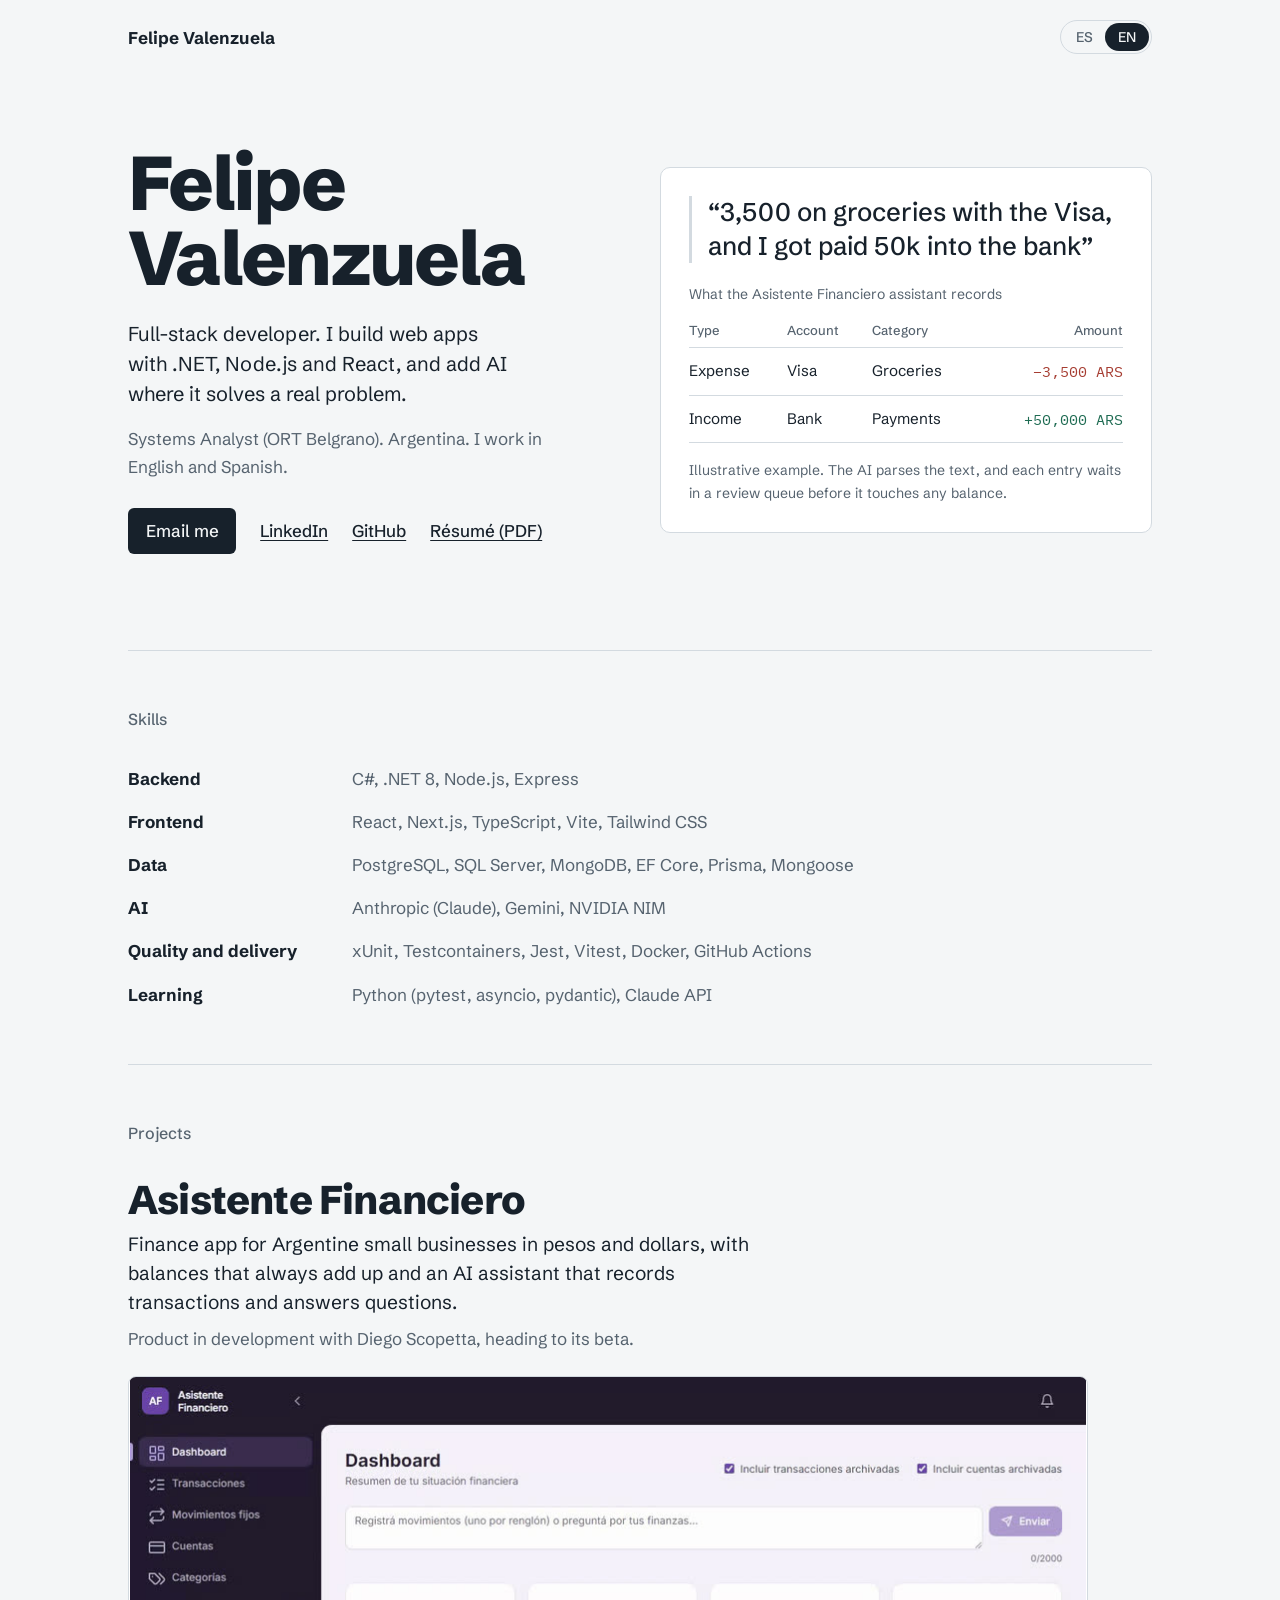
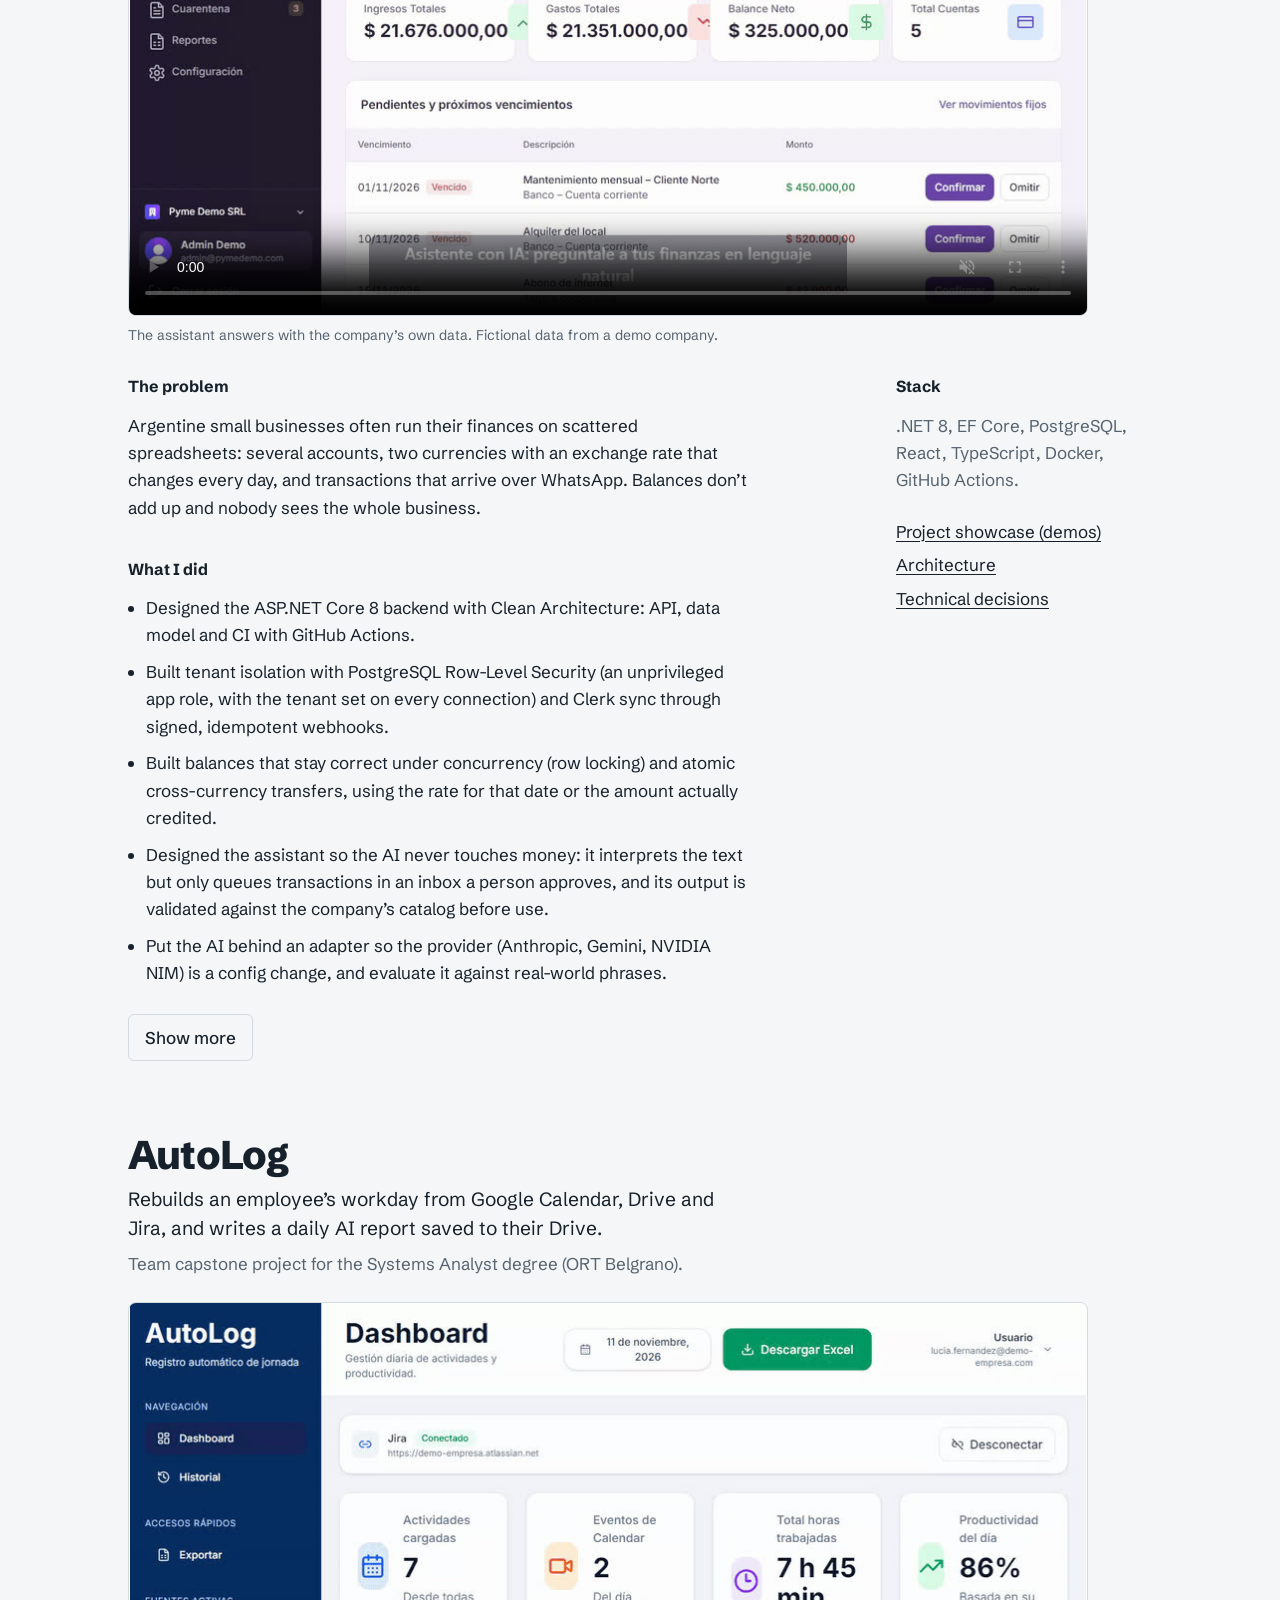
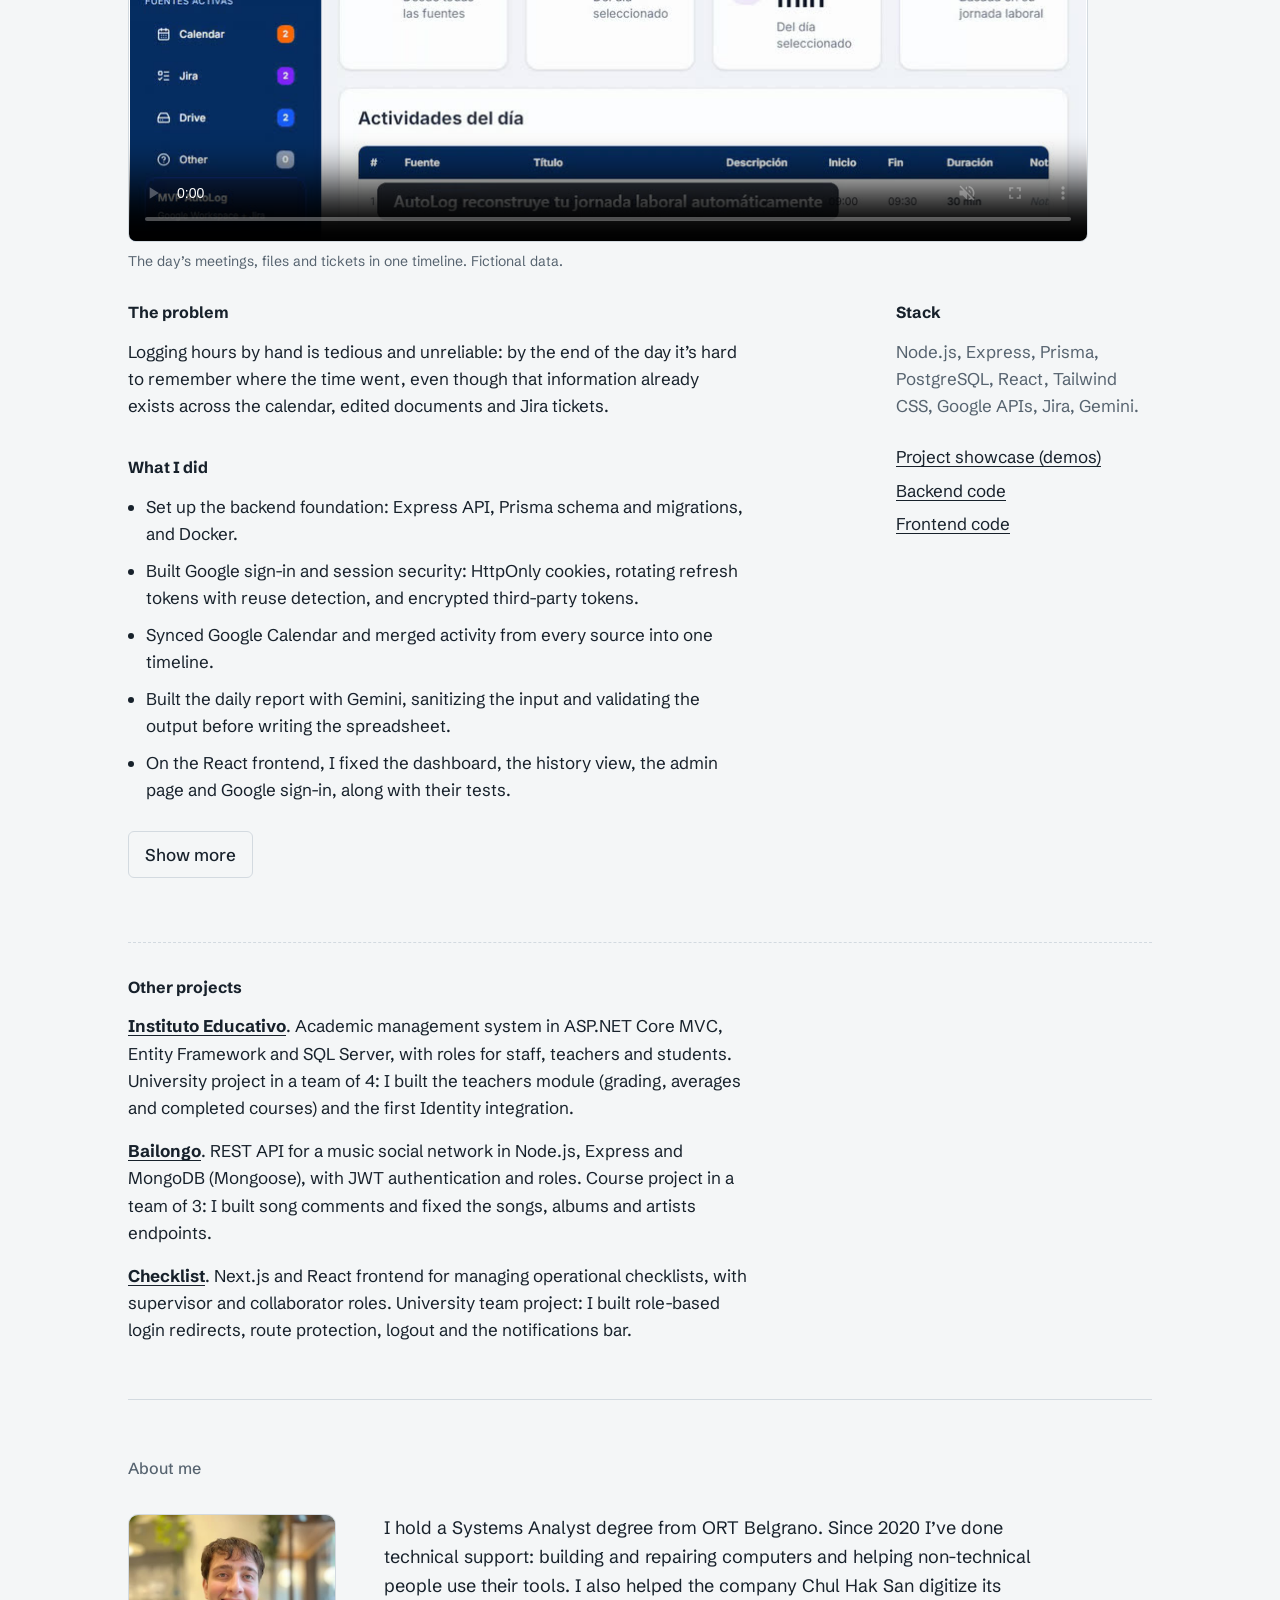
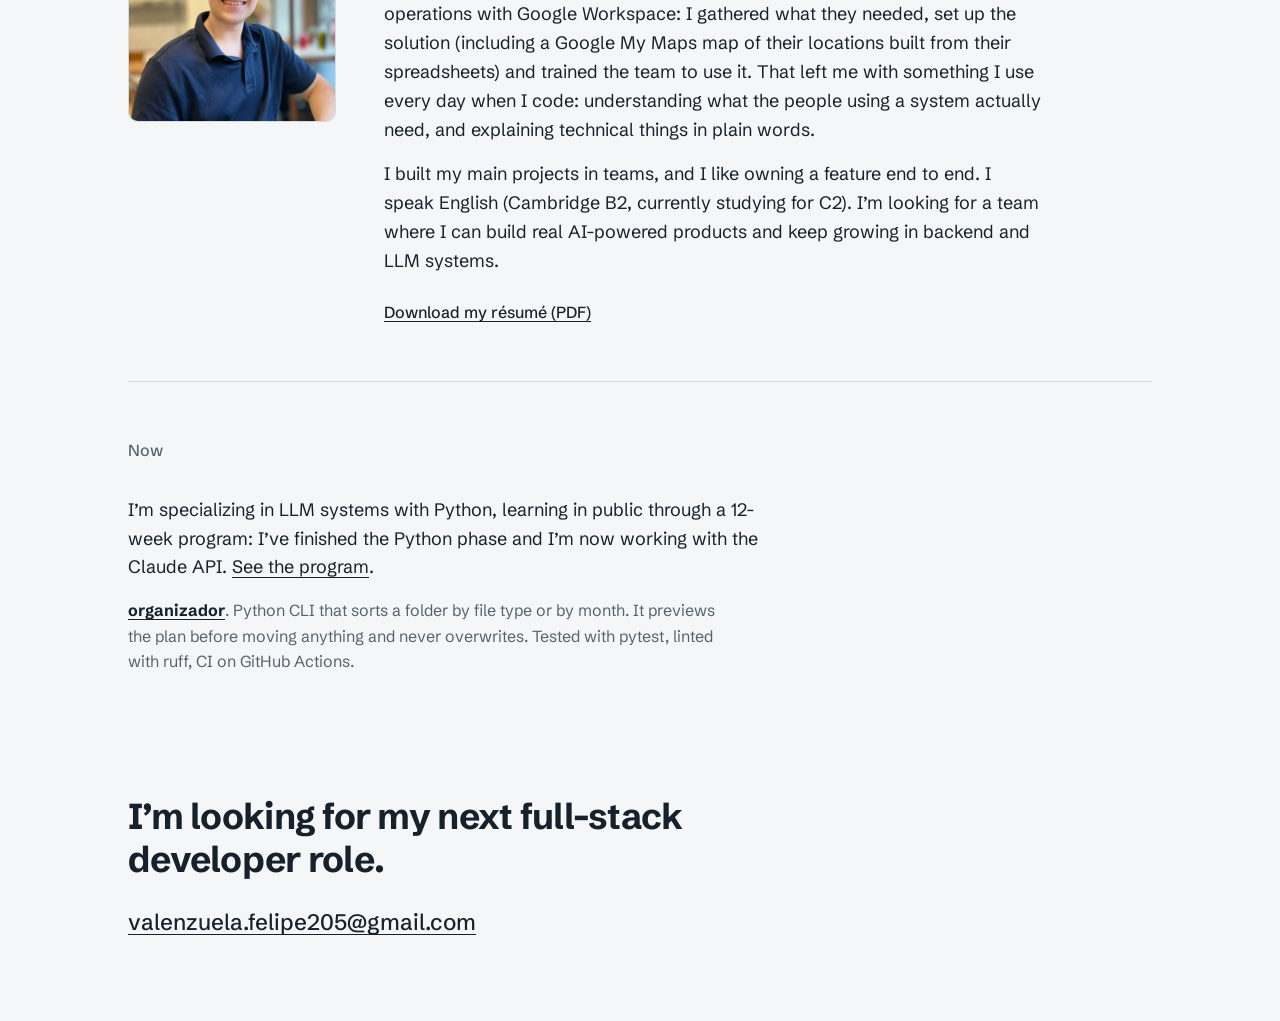
<file: index.html>
<!doctype html>
<html lang="es">
<head>
<meta charset="utf-8">
<meta name="viewport" content="width=device-width, initial-scale=1">
<title>Felipe Valenzuela | Full-stack developer</title>
<meta name="description" content="Desarrollador full-stack (.NET, Node.js, React) que integra IA en productos reales. Full-stack developer integrating AI into real products.">
<meta property="og:title" content="Felipe Valenzuela | Full-stack developer">
<meta property="og:description" content="Proyectos full-stack con IA: Asistente Financiero, AutoLog y más. Full-stack projects with AI.">
<meta property="og:image" content="https://felipevalenzuela00.github.io/assets/af-asistente.jpg">
<meta property="og:url" content="https://felipevalenzuela00.github.io/">
<meta property="og:type" content="website">
<meta name="twitter:card" content="summary_large_image">
<link rel="icon" href="data:image/svg+xml,%3Csvg xmlns='http://www.w3.org/2000/svg' viewBox='0 0 32 32'%3E%3Crect width='32' height='32' rx='6' fill='%2317212B'/%3E%3Ctext x='16' y='21.5' font-family='Arial' font-weight='700' font-size='14' fill='%23F4F6F7' text-anchor='middle'%3EFV%3C/text%3E%3C/svg%3E">
<link rel="preconnect" href="https://fonts.googleapis.com">
<link rel="preconnect" href="https://fonts.gstatic.com" crossorigin>
<link href="https://fonts.googleapis.com/css2?family=IBM+Plex+Mono:wght@400;500&family=Schibsted+Grotesk:wght@400;500;700;800&display=swap" rel="stylesheet">
<script>
  // Idioma: ?lang= > elección guardada > idioma del navegador. Corre antes de pintar para evitar parpadeo.
  (function () {
    var q = new URLSearchParams(location.search).get("lang"), saved = null;
    try { saved = localStorage.getItem("lang"); } catch (e) {}
    var lang = q || saved || ((navigator.language || "es").toLowerCase().indexOf("es") === 0 ? "es" : "en");
    document.documentElement.lang = lang === "en" ? "en" : "es";
  })();
</script>
<style>
  :root {
    --paper: #F4F6F7;
    --surface: #FFFFFF;
    --ink: #17212B;
    --muted: #56636F;
    --rule: #D3DAE0;
    --credit: #1E6B52;
    --debit: #A63D32;
    --focus: #1E6B52;
    --sans: "Schibsted Grotesk", system-ui, sans-serif;
    --mono: "IBM Plex Mono", ui-monospace, monospace;
    color-scheme: light;
  }
  @media (prefers-color-scheme: dark) {
    :root {
      --paper: #12181E;
      --surface: #1A222A;
      --ink: #E6EBEF;
      --muted: #9AA7B2;
      --rule: #2C3741;
      --credit: #5FBF97;
      --debit: #E0786B;
      --focus: #5FBF97;
      color-scheme: dark;
    }
  }

  html[lang="es"] [data-l="en"], html[lang="en"] [data-l="es"] { display: none; }

  * { box-sizing: border-box; }
  body {
    margin: 0;
    background: var(--paper);
    color: var(--ink);
    font: 400 1.0625rem/1.6 var(--sans);
    -webkit-font-smoothing: antialiased;
  }
  a { color: inherit; text-decoration-thickness: 1px; text-underline-offset: 0.2em; }
  a:hover { text-decoration-thickness: 2px; }
  :focus-visible { outline: 2px solid var(--focus); outline-offset: 3px; border-radius: 2px; }
  .wrap { max-width: 68rem; margin: 0 auto; padding: 0 1rem; }
  @media (min-width: 48rem) { .wrap { padding: 0 2rem; } }

  /* Barra superior */
  .top { display: flex; justify-content: space-between; align-items: center; padding: 1.25rem 0; }
  .top .name { font-weight: 700; text-decoration: none; }
  .langs { display: flex; border: 1px solid var(--rule); border-radius: 999px; padding: 2px; }
  .langs button {
    font: 500 0.875rem/1 var(--sans); color: var(--muted); background: none; border: 0;
    padding: 0.45rem 0.8rem; border-radius: 999px; cursor: pointer;
  }
  .langs button[aria-pressed="true"] { background: var(--ink); color: var(--paper); }

  /* Hero */
  .hero { display: grid; gap: 2.5rem; padding: 3rem 0 4.5rem; align-items: center; }
  @media (min-width: 60rem) { .hero { grid-template-columns: 1fr 1.05fr; gap: 4rem; padding: 4.5rem 0 6rem; } }
  h1 {
    font-size: clamp(2.75rem, 7vw, 4.75rem); line-height: 0.98; font-weight: 800;
    letter-spacing: -0.035em; margin: 0 0 1.5rem;
  }
  .lede { font-size: 1.25rem; line-height: 1.5; max-width: 32ch; margin: 0 0 1rem; }
  .meta { color: var(--muted); margin: 0 0 1.75rem; max-width: 46ch; }
  .contact { display: flex; flex-wrap: wrap; gap: 0.75rem 1.5rem; padding: 0; margin: 0; list-style: none; font-weight: 500; }
  .btn {
    display: inline-block; background: var(--ink); color: var(--paper); text-decoration: none;
    padding: 0.6rem 1.1rem; border-radius: 6px; margin: -0.6rem 0;
  }
  .contact li { padding: 0.6rem 0; }

  /* El ejemplo del asistente: lo único llamativo de la página */
  .demo { background: var(--surface); border: 1px solid var(--rule); border-radius: 10px; padding: 1.25rem; }
  @media (min-width: 48rem) { .demo { padding: 1.75rem; } }
  .said {
    font-size: clamp(1.25rem, 2.6vw, 1.6rem); line-height: 1.3; font-weight: 500; margin: 0 0 1.25rem;
    padding-left: 1rem; border-left: 3px solid var(--rule);
  }
  .demo table { width: 100%; border-collapse: collapse; font-size: 0.95rem; }
  .demo caption { text-align: left; color: var(--muted); font-size: 0.875rem; padding-bottom: 0.5rem; }
  .demo th { text-align: left; font-weight: 500; color: var(--muted); font-size: 0.8125rem; padding: 0.4rem 0.5rem 0.4rem 0; border-bottom: 1px solid var(--rule); }
  .demo td { padding: 0.7rem 0.5rem 0.7rem 0; border-bottom: 1px solid var(--rule); vertical-align: top; }
  .demo .amt { font-family: var(--mono); font-variant-numeric: tabular-nums; text-align: right; white-space: nowrap; padding-right: 0; }
  .demo th.amt { font-family: var(--sans); }
  .out { color: var(--debit); }
  .in { color: var(--credit); }
  .demo .note { color: var(--muted); font-size: 0.875rem; margin: 1rem 0 0; }
  @media (prefers-reduced-motion: no-preference) {
    .demo tbody tr { opacity: 0; transform: translateY(4px); animation: row 0.45s ease-out forwards; }
    .demo tbody tr:nth-child(1) { animation-delay: 0.5s; }
    .demo tbody tr:nth-child(2) { animation-delay: 0.8s; }
    @keyframes row { to { opacity: 1; transform: none; } }
  }

  /* Secciones */
  section { border-top: 1px solid var(--rule); padding: 3.5rem 0; }
  h2 { font-size: 1rem; font-weight: 500; color: var(--muted); margin: 0 0 2rem; }
  .project + .project { margin-top: 4.5rem; }
  h3 { font-size: clamp(1.75rem, 4vw, 2.5rem); line-height: 1.1; letter-spacing: -0.02em; font-weight: 800; margin: 0 0 0.5rem; }
  .summary { font-size: 1.2rem; line-height: 1.5; max-width: 52ch; margin: 0 0 0.5rem; }
  .context { color: var(--muted); margin: 0 0 1.5rem; }
  figure { margin: 0 0 1.75rem; }
  video { display: block; width: 100%; max-width: 960px; height: auto; aspect-ratio: 16 / 9; border: 1px solid var(--rule); border-radius: 8px; background: var(--surface); }
  figcaption { color: var(--muted); font-size: 0.875rem; margin-top: 0.5rem; }
  .body { display: grid; gap: 2rem; }
  @media (min-width: 52rem) { .body { grid-template-columns: minmax(0, 1fr) 16rem; gap: 3rem; } }
  h4 { font-size: 1rem; font-weight: 700; margin: 0 0 0.75rem; }
  .detail > h4:not(:first-child) { margin-top: 2.25rem; }
  .detail > p { margin: 0; max-width: 62ch; }
  .decisions { margin: 0; max-width: 62ch; }
  .decisions dt { font-weight: 500; }
  .decisions dd { margin: 0.15rem 0 1rem; color: var(--muted); }
  .decisions dd:last-child { margin-bottom: 0; }
  @media (min-width: 52rem) { .side { position: sticky; top: 1.5rem; align-self: start; } }
  .more { margin-top: 1.75rem; }
  .more > h4 { margin-top: 2.25rem; }
  .more summary {
    display: inline-block; list-style: none; cursor: pointer; font-weight: 500;
    background: transparent; color: var(--ink); border: 1px solid var(--rule);
    padding: 0.55rem 1rem; border-radius: 6px;
  }
  .more summary::-webkit-details-marker { display: none; }
  .more summary:hover { border-color: var(--muted); }
  .more .opened, .more[open] .closed { display: none; }
  .more[open] .opened { display: inline; }
  .did { margin: 0; padding-left: 1.1rem; max-width: 62ch; }
  .did li + li { margin-top: 0.6rem; }
  .side p { margin: 0 0 1.5rem; color: var(--muted); }
  .side ul { list-style: none; padding: 0; margin: 0; }
  .side li + li { margin-top: 0.4rem; }

  .now p { max-width: 60ch; margin: 0; font-size: 1.125rem; }
  .now p.small { margin-top: 1rem; font-size: 1rem; color: var(--muted); }
  .now p.small a { color: var(--ink); font-weight: 700; }
  .others { margin-top: 4rem; padding-top: 2rem; border-top: 1px dashed var(--rule); }
  .others p { margin: 0; max-width: 62ch; }
  .others p + p { margin-top: 1rem; }
  .others a { font-weight: 700; }
  .about-grid { display: grid; gap: 1.75rem; align-items: start; }
  @media (min-width: 48rem) { .about-grid { grid-template-columns: 13rem 1fr; gap: 3rem; } }
  .photo { display: block; width: 100%; max-width: 13rem; height: auto; border-radius: 10px; border: 1px solid var(--rule); }
  .about p { max-width: 60ch; margin: 0 0 1rem; font-size: 1.125rem; }
  .about p:last-child { margin: 1.5rem 0 0; font-size: 1rem; font-weight: 500; }
  .tools { display: grid; gap: 1rem 2rem; margin: 0; }
  @media (min-width: 40rem) { .tools { grid-template-columns: 12rem 1fr; } }
  .tools dt { font-weight: 700; }
  .tools dd { margin: 0; color: var(--muted); }

  .end { padding: 4rem 0 5rem; }
  .end p { font-size: clamp(1.5rem, 3.5vw, 2.25rem); line-height: 1.2; font-weight: 700; letter-spacing: -0.02em; max-width: 26ch; margin: 0 0 1.5rem; }
  .end .mail { font-size: clamp(1.1rem, 2.5vw, 1.4rem); font-weight: 500; overflow-wrap: anywhere; }
</style>
</head>
<body>
<div class="wrap">

  <header class="top">
    <a class="name" href="#">Felipe Valenzuela</a>
    <div class="langs" role="group" aria-label="Idioma / Language">
      <button type="button" data-set="es" aria-pressed="false">ES</button>
      <button type="button" data-set="en" aria-pressed="false">EN</button>
    </div>
  </header>

  <main>
    <div class="hero">
      <div>
        <h1>Felipe Valenzuela</h1>
        <p class="lede">
          <span data-l="es">Desarrollador full-stack. Construyo aplicaciones web con .NET, Node.js y React, y les integro IA donde resuelve un problema real.</span>
          <span data-l="en">Full-stack developer. I build web apps with .NET, Node.js and React, and add AI where it solves a real problem.</span>
        </p>
        <p class="meta">
          <span data-l="es">Analista de Sistemas (ORT Belgrano). Argentina. Trabajo en español e inglés.</span>
          <span data-l="en">Systems Analyst (ORT Belgrano). Argentina. I work in English and Spanish.</span>
        </p>
        <ul class="contact">
          <li><a class="btn" href="mailto:valenzuela.felipe205@gmail.com"><span data-l="es">Escribime</span><span data-l="en">Email me</span></a></li>
          <li><a href="https://www.linkedin.com/in/felipe-valenzuelaa/">LinkedIn</a></li>
          <li><a href="https://github.com/FelipeValenzuela00">GitHub</a></li>
          <li><a data-l="es" href="assets/cv-felipe-valenzuela-es.pdf">CV (PDF)</a><a data-l="en" href="assets/cv-felipe-valenzuela-en.pdf">Résumé (PDF)</a></li>
        </ul>
      </div>

      <div class="demo">
        <p class="said">
          <span data-l="es">«3500 de súper con la Visa y cobré 50 mil en el banco»</span>
          <span data-l="en">“3,500 on groceries with the Visa, and I got paid 50k into the bank”</span>
        </p>
        <table>
          <caption>
            <span data-l="es">Lo que registra el asistente de Asistente Financiero</span>
            <span data-l="en">What the Asistente Financiero assistant records</span>
          </caption>
          <thead>
            <tr>
              <th scope="col"><span data-l="es">Tipo</span><span data-l="en">Type</span></th>
              <th scope="col"><span data-l="es">Cuenta</span><span data-l="en">Account</span></th>
              <th scope="col"><span data-l="es">Categoría</span><span data-l="en">Category</span></th>
              <th scope="col" class="amt"><span data-l="es">Monto</span><span data-l="en">Amount</span></th>
            </tr>
          </thead>
          <tbody>
            <tr>
              <td><span data-l="es">Gasto</span><span data-l="en">Expense</span></td>
              <td>Visa</td>
              <td><span data-l="es">Supermercado</span><span data-l="en">Groceries</span></td>
              <td class="amt out"><span data-l="es">−3.500</span><span data-l="en">−3,500</span> ARS</td>
            </tr>
            <tr>
              <td><span data-l="es">Ingreso</span><span data-l="en">Income</span></td>
              <td><span data-l="es">Banco</span><span data-l="en">Bank</span></td>
              <td><span data-l="es">Cobros</span><span data-l="en">Payments</span></td>
              <td class="amt in"><span data-l="es">+50.000</span><span data-l="en">+50,000</span> ARS</td>
            </tr>
          </tbody>
        </table>
        <p class="note">
          <span data-l="es">Ejemplo ilustrativo. La IA interpreta el texto y cada movimiento queda en una bandeja de revisión antes de tocar los saldos.</span>
          <span data-l="en">Illustrative example. The AI parses the text, and each entry waits in a review queue before it touches any balance.</span>
        </p>
      </div>
    </div>

    <section class="skills" aria-labelledby="skills">
      <h2 id="skills">Skills</h2>
      <dl class="tools">
        <dt>Backend</dt><dd>C#, .NET 8, Node.js, Express</dd>
        <dt>Frontend</dt><dd>React, Next.js, TypeScript, Vite, Tailwind CSS</dd>
        <dt><span data-l="es">Datos</span><span data-l="en">Data</span></dt><dd>PostgreSQL, SQL Server, MongoDB, EF Core, Prisma, Mongoose</dd>
        <dt><span data-l="es">IA</span><span data-l="en">AI</span></dt><dd>Anthropic (Claude), Gemini, NVIDIA NIM</dd>
        <dt><span data-l="es">Calidad y despliegue</span><span data-l="en">Quality and delivery</span></dt><dd>xUnit, Testcontainers, Jest, Vitest, Docker, GitHub Actions</dd>
        <dt><span data-l="es">Aprendiendo</span><span data-l="en">Learning</span></dt><dd>Python (pytest, asyncio, pydantic), <span data-l="es">API de Claude</span><span data-l="en">Claude API</span></dd>
      </dl>
    </section>

    <section aria-labelledby="proyectos">
      <h2 id="proyectos"><span data-l="es">Proyectos</span><span data-l="en">Projects</span></h2>

      <article class="project">
        <h3>Asistente Financiero</h3>
        <p class="summary">
          <span data-l="es">Finanzas para pymes argentinas en pesos y dólares, con saldos que siempre cierran y un asistente con IA que registra movimientos y responde consultas.</span>
          <span data-l="en">Finance app for Argentine small businesses in pesos and dollars, with balances that always add up and an AI assistant that records transactions and answers questions.</span>
        </p>
        <p class="context">
          <span data-l="es">Producto en desarrollo con Diego Scopetta, en camino a su beta.</span>
          <span data-l="en">Product in development with Diego Scopetta, heading to its beta.</span>
        </p>
        <figure>
          <video src="assets/af-asistente.mp4" poster="assets/af-asistente.jpg" width="960" height="540" muted loop playsinline controls preload="metadata" data-autoplay></video>
          <figcaption>
            <span data-l="es">El asistente responde con los datos de la empresa. Datos ficticios de «Pyme Demo SRL».</span>
            <span data-l="en">The assistant answers with the company’s own data. Fictional data from a demo company.</span>
          </figcaption>
        </figure>
        <div class="body">
          <div class="detail">
            <h4><span data-l="es">El problema</span><span data-l="en">The problem</span></h4>
            <p>
              <span data-l="es">Las pymes argentinas suelen llevar sus finanzas en planillas sueltas: varias cuentas, dos monedas con una cotización que cambia todos los días y movimientos que llegan por WhatsApp. Los saldos no cierran y nadie ve el negocio completo.</span>
              <span data-l="en">Argentine small businesses often run their finances on scattered spreadsheets: several accounts, two currencies with an exchange rate that changes every day, and transactions that arrive over WhatsApp. Balances don’t add up and nobody sees the whole business.</span>
            </p>
            <h4><span data-l="es">Qué hice</span><span data-l="en">What I did</span></h4>
            <ul class="did">
              <li>
                <span data-l="es">Diseñé el backend en ASP.NET Core 8 con Clean Architecture: API, modelo de datos y CI con GitHub Actions.</span>
                <span data-l="en">Designed the ASP.NET Core 8 backend with Clean Architecture: API, data model and CI with GitHub Actions.</span>
              </li>
              <li>
                <span data-l="es">Implementé el aislamiento entre empresas con Row-Level Security en PostgreSQL (rol de la app sin privilegios y empresa fijada en cada conexión) y la sincronización con Clerk por webhooks firmados e idempotentes.</span>
                <span data-l="en">Built tenant isolation with PostgreSQL Row-Level Security (an unprivileged app role, with the tenant set on every connection) and Clerk sync through signed, idempotent webhooks.</span>
              </li>
              <li>
                <span data-l="es">Construí saldos consistentes bajo concurrencia (bloqueo de filas) y transferencias atómicas entre monedas, con la cotización de la fecha o el monto realmente acreditado.</span>
                <span data-l="en">Built balances that stay correct under concurrency (row locking) and atomic cross-currency transfers, using the rate for that date or the amount actually credited.</span>
              </li>
              <li>
                <span data-l="es">Diseñé el asistente para que la IA nunca toque el dinero: interpreta el texto, pero solo carga movimientos en una bandeja que aprueba una persona, y su respuesta se valida contra el catálogo de la empresa antes de usarla.</span>
                <span data-l="en">Designed the assistant so the AI never touches money: it interprets the text but only queues transactions in an inbox a person approves, and its output is validated against the company’s catalog before use.</span>
              </li>
              <li>
                <span data-l="es">Integré la IA detrás de un adapter para cambiar de proveedor (Anthropic, Gemini, NVIDIA NIM) por configuración, y la evalúo con frases de uso real.</span>
                <span data-l="en">Put the AI behind an adapter so the provider (Anthropic, Gemini, NVIDIA NIM) is a config change, and evaluate it against real-world phrases.</span>
              </li>
            </ul>

            <details class="more">
            <summary><span data-l="es"><span class="closed">Mostrar más</span><span class="opened">Mostrar menos</span></span><span data-l="en"><span class="closed">Show more</span><span class="opened">Show less</span></span></summary>
            <h4><span data-l="es">Decisiones técnicas</span><span data-l="en">Technical decisions</span></h4>
            <dl class="decisions">
              <dt><span data-l="es">Row-Level Security en una sola base de datos</span><span data-l="en">Row-Level Security in a single database</span></dt>
              <dd>
                <span data-l="es">Aísla los datos de cada empresa en la propia base, sin el costo operativo de tener una base por cliente.</span>
                <span data-l="en">Isolates each company’s data inside the database itself, without the operational cost of one database per customer.</span>
              </dd>
              <dt><span data-l="es">Montos en decimal y cotización guardada en cada transacción</span><span data-l="en">Decimal amounts, and the exchange rate stored on every transaction</span></dt>
              <dd>
                <span data-l="es">Cuentas exactas y reportes históricos que no cambian cuando cambia el dólar.</span>
                <span data-l="en">Exact math, and historical reports that don’t change when the dollar does.</span>
              </dd>
              <dt><span data-l="es">Saldos incrementales con bloqueo de filas</span><span data-l="en">Incremental balances with row locking</span></dt>
              <dd>
                <span data-l="es">Dos gastos simultáneos sobre la misma cuenta no pueden dejar un saldo incorrecto.</span>
                <span data-l="en">Two simultaneous expenses on the same account can’t leave a wrong balance.</span>
              </dd>
              <dt><span data-l="es">La salida del modelo es entrada no confiable</span><span data-l="en">Model output is untrusted input</span></dt>
              <dd>
                <span data-l="es">El texto del usuario se sanea antes de llegar al modelo, y su respuesta pasa por un parser estricto que solo acepta valores conocidos y cuentas o categorías de la empresa.</span>
                <span data-l="en">User text is sanitized before it reaches the model, and its response goes through a strict parser that only accepts known values and the company’s own accounts and categories.</span>
              </dd>
              <dt><span data-l="es">IA detrás de un adapter</span><span data-l="en">AI behind an adapter</span></dt>
              <dd>
                <span data-l="es">Cambiar de proveedor es un cambio de configuración, así que puedo comparar modelos con los mismos datos antes de elegir uno.</span>
                <span data-l="en">Switching providers is a config change, so I can compare models on the same data before choosing one.</span>
              </dd>
            </dl>

            <h4><span data-l="es">Cómo sé que funciona</span><span data-l="en">How I know it works</span></h4>
            <ul class="did">
              <li>
                <span data-l="es">El proyecto tiene más de 800 tests automatizados: unitarios, de integración contra PostgreSQL real (Testcontainers) y de frontend.</span>
                <span data-l="en">The project has over 800 automated tests: unit, integration against a real PostgreSQL (Testcontainers), and frontend.</span>
              </li>
              <li>
                <span data-l="es">Escribí un test que lanza 20 gastos en paralelo sobre la misma cuenta y otro que aplica 50 operaciones aleatorias con semilla fija: en los dos, el saldo final siempre cuadra.</span>
                <span data-l="en">I wrote one test that fires 20 parallel expenses at the same account and another that applies 50 seeded random operations: in both, the final balance always adds up.</span>
              </li>
              <li>
                <span data-l="es">Armé una evaluación propia que mide, campo por campo, qué tan bien interpreta cada modelo frases de uso real, además de su latencia, su costo y su resistencia a la manipulación. La corro antes de elegir o cambiar de modelo.</span>
                <span data-l="en">I built a custom evaluation that measures, field by field, how well each model parses real-world phrases, plus latency, cost and resistance to manipulation. I run it before choosing or switching models.</span>
              </li>
              <li>
                <span data-l="es">Cada PR pasa por CI con analizadores en modo estricto y migraciones probadas contra PostgreSQL.</span>
                <span data-l="en">Every PR runs CI with strict analyzers and migrations tested against PostgreSQL.</span>
              </li>
            </ul>

            <h4><span data-l="es">Lo que aprendí</span><span data-l="en">What I learned</span></h4>
            <ul class="did">
              <li>
                <span data-l="es">A medir la IA en vez de suponer: la evaluación mostró que el modelo gratuito acierta la mayoría de las frases pero falla con las transferencias entre cuentas. Ahora sé qué mejorar en el prompt y qué pedirle al modelo de producción.</span>
                <span data-l="en">To measure the AI instead of guessing: the evaluation showed the free model gets most phrases right but fails on transfers between accounts. Now I know what to fix in the prompt and what to require from the production model.</span>
              </li>
              <li>
                <span data-l="es">El primer mes nos repartimos el trabajo por capas (yo el backend, Diego el frontend). Lo cambiamos pronto: desde entonces cada uno es dueño de una funcionalidad de punta a punta, y eso redujo las dependencias entre los dos.</span>
                <span data-l="en">For the first month we split the work by layer (me on the backend, Diego on the frontend). We changed it early: since then each of us owns a feature end to end, which cut the dependencies between us.</span>
              </li>
            </ul>

            <h4><span data-l="es">También construí</span><span data-l="en">I also built</span></h4>
            <ul class="did">
              <li>
                <span data-l="es">Importación de extractos en CSV con detección de duplicados, errores por número de fila y neutralización de fórmulas para evitar inyecciones en planillas.</span>
                <span data-l="en">CSV statement import with duplicate detection, per-row errors and formula neutralization to prevent spreadsheet injection.</span>
              </li>
              <li>
                <span data-l="es">Gastos e ingresos fijos que se confirman cada mes y no tocan el saldo hasta que se aprueban.</span>
                <span data-l="en">Recurring expenses and income confirmed monthly, without touching balances until approved.</span>
              </li>
            </ul>
            </details>
          </div>
          <div class="side">
            <h4>Stack</h4>
            <p>.NET 8, EF Core, PostgreSQL, React, TypeScript, Docker, GitHub Actions.</p>
            <ul>
              <li><a href="https://github.com/FelipeValenzuela00/AsistenteFinanciero"><span data-l="es">Vitrina del proyecto (demos)</span><span data-l="en">Project showcase (demos)</span></a></li>
              <li><a href="https://github.com/FelipeValenzuela00/AsistenteFinanciero/blob/main/docs/arquitectura.md"><span data-l="es">Arquitectura</span><span data-l="en">Architecture</span></a></li>
              <li><a href="https://github.com/FelipeValenzuela00/AsistenteFinanciero/tree/main/docs/decisiones"><span data-l="es">Decisiones técnicas</span><span data-l="en">Technical decisions</span></a></li>
            </ul>
          </div>
        </div>
      </article>

      <article class="project">
        <h3>AutoLog</h3>
        <p class="summary">
          <span data-l="es">Reconstruye la jornada laboral a partir de Google Calendar, Drive y Jira, y genera un informe diario con IA que se guarda en el Drive del empleado.</span>
          <span data-l="en">Rebuilds an employee’s workday from Google Calendar, Drive and Jira, and writes a daily AI report saved to their Drive.</span>
        </p>
        <p class="context">
          <span data-l="es">Proyecto final de Analista de Sistemas (ORT Belgrano), en equipo.</span>
          <span data-l="en">Team capstone project for the Systems Analyst degree (ORT Belgrano).</span>
        </p>
        <figure>
          <video src="assets/autolog-dashboard.mp4" poster="assets/autolog-dashboard.jpg" width="960" height="540" muted loop playsinline controls preload="metadata" data-autoplay></video>
          <figcaption>
            <span data-l="es">Reuniones, archivos y tickets del día en una sola línea de tiempo. Datos ficticios.</span>
            <span data-l="en">The day’s meetings, files and tickets in one timeline. Fictional data.</span>
          </figcaption>
        </figure>
        <div class="body">
          <div class="detail">
            <h4><span data-l="es">El problema</span><span data-l="en">The problem</span></h4>
            <p>
              <span data-l="es">Cargar horas a mano es tedioso y poco confiable: al final del día cuesta recordar en qué se fue el tiempo, aunque esa información ya existe repartida entre el calendario, los documentos editados y los tickets de Jira.</span>
              <span data-l="en">Logging hours by hand is tedious and unreliable: by the end of the day it’s hard to remember where the time went, even though that information already exists across the calendar, edited documents and Jira tickets.</span>
            </p>
            <h4><span data-l="es">Qué hice</span><span data-l="en">What I did</span></h4>
            <ul class="did">
              <li>
                <span data-l="es">Armé la base del backend: API en Express, esquema y migraciones con Prisma, y Docker.</span>
                <span data-l="en">Set up the backend foundation: Express API, Prisma schema and migrations, and Docker.</span>
              </li>
              <li>
                <span data-l="es">Hice el login con Google y la seguridad de sesiones: cookies HttpOnly, refresh tokens rotativos con detección de reuso y tokens de terceros cifrados.</span>
                <span data-l="en">Built Google sign-in and session security: HttpOnly cookies, rotating refresh tokens with reuse detection, and encrypted third-party tokens.</span>
              </li>
              <li>
                <span data-l="es">Sincronicé Google Calendar y unifiqué las actividades de todas las fuentes en una línea de tiempo.</span>
                <span data-l="en">Synced Google Calendar and merged activity from every source into one timeline.</span>
              </li>
              <li>
                <span data-l="es">Generé el informe diario con Gemini, con la entrada sanitizada y la salida validada antes de escribir la planilla.</span>
                <span data-l="en">Built the daily report with Gemini, sanitizing the input and validating the output before writing the spreadsheet.</span>
              </li>
              <li>
                <span data-l="es">En el frontend (React), corregí el dashboard, el historial, la página de administración y el login con Google, junto con sus tests.</span>
                <span data-l="en">On the React frontend, I fixed the dashboard, the history view, the admin page and Google sign-in, along with their tests.</span>
              </li>
            </ul>

            <details class="more">
            <summary><span data-l="es"><span class="closed">Mostrar más</span><span class="opened">Mostrar menos</span></span><span data-l="en"><span class="closed">Show more</span><span class="opened">Show less</span></span></summary>
            <h4><span data-l="es">Decisiones técnicas</span><span data-l="en">Technical decisions</span></h4>
            <dl class="decisions">
              <dt><span data-l="es">Sincronización idempotente</span><span data-l="en">Idempotent sync</span></dt>
              <dd>
                <span data-l="es">Volver a sincronizar el mismo día no duplica actividades: cada una tiene una clave única por usuario, fuente e ID externo.</span>
                <span data-l="en">Re-syncing the same day doesn’t duplicate activities: each one has a unique key per user, source and external ID.</span>
              </dd>
              <dt><span data-l="es">Tokens de terceros cifrados con AES-256-GCM</span><span data-l="en">Third-party tokens encrypted with AES-256-GCM</span></dt>
              <dd>
                <span data-l="es">El proceso diario sincroniza sin que el usuario esté conectado y sin guardar sus credenciales en texto plano.</span>
                <span data-l="en">The daily job syncs without the user being online, and without storing their credentials in plain text.</span>
              </dd>
              <dt><span data-l="es">Refresh tokens rotativos con detección de reuso</span><span data-l="en">Rotating refresh tokens with reuse detection</span></dt>
              <dd>
                <span data-l="es">Si alguien reutiliza un token viejo, se cierran todas las sesiones de ese usuario.</span>
                <span data-l="en">If someone reuses an old token, every session for that user is revoked.</span>
              </dd>
              <dt><span data-l="es">Todo en UTC</span><span data-l="en">Everything in UTC</span></dt>
              <dd>
                <span data-l="es">El “día” de cada informe se interpreta en la zona horaria configurada para cada empleado, así el informe no corta la jornada a la medianoche de otro país.</span>
                <span data-l="en">Each report’s “day” is read in the time zone set for each employee, so a report never cuts the workday at another country’s midnight.</span>
              </dd>
            </dl>

            <h4><span data-l="es">Cómo sé que funciona</span><span data-l="en">How I know it works</span></h4>
            <ul class="did">
              <li>
                <span data-l="es">Tests de backend con Jest y Supertest, y de frontend con Vitest y Testing Library.</span>
                <span data-l="en">Backend tests with Jest and Supertest, frontend tests with Vitest and Testing Library.</span>
              </li>
              <li>
                <span data-l="es">CI en GitHub Actions con análisis de código (CodeQL) y escaneo de seguridad en cada PR.</span>
                <span data-l="en">CI on GitHub Actions with code analysis (CodeQL) and security scanning on every PR.</span>
              </li>
              <li>
                <span data-l="es">Cobertura mínima del 80 %, exigida en el proyecto y cumplida.</span>
                <span data-l="en">An 80% minimum test coverage, required by the project and met.</span>
              </li>
            </ul>

            <h4><span data-l="es">Lo que aprendí</span><span data-l="en">What I learned</span></h4>
            <ul class="did">
              <li>
                <span data-l="es">Fue mi primer proyecto integrando IA. Lo que más me costó fue integrar Google Drive y aprender a combinar APIs de distintos proveedores, como Google y Jira, cada una con su propia autenticación y su propio formato de datos.</span>
                <span data-l="en">It was my first project integrating AI. The hardest part was integrating Google Drive and learning to combine APIs from different providers, like Google and Jira, each with its own authentication and data format.</span>
              </li>
            </ul>
            </details>
          </div>
          <div class="side">
            <h4>Stack</h4>
            <p>Node.js, Express, Prisma, PostgreSQL, React, Tailwind CSS, Google APIs, Jira, Gemini.</p>
            <ul>
              <li><a href="https://github.com/FelipeValenzuela00/AutoLog"><span data-l="es">Vitrina del proyecto (demos)</span><span data-l="en">Project showcase (demos)</span></a></li>
              <li><a href="https://github.com/LicFuraca/proyecto-final-back"><span data-l="es">Código del backend</span><span data-l="en">Backend code</span></a></li>
              <li><a href="https://github.com/Equipo-4-ORT/proyecto-final-front"><span data-l="es">Código del frontend</span><span data-l="en">Frontend code</span></a></li>
            </ul>
          </div>
        </div>
      </article>

      <div class="others">
        <h4><span data-l="es">Otros proyectos</span><span data-l="en">Other projects</span></h4>
        <p>
          <a href="https://github.com/FelipeValenzuela00/InstitutoEducativo">Instituto Educativo</a>.
          <span data-l="es">Sistema de gestión académica en ASP.NET Core MVC, Entity Framework y SQL Server, con roles para empleados, profesores y alumnos. Proyecto universitario en un equipo de 4: desarrollé el módulo de profesores (calificaciones, promedios y materias concluidas) y la primera integración con Identity.</span>
          <span data-l="en">Academic management system in ASP.NET Core MVC, Entity Framework and SQL Server, with roles for staff, teachers and students. University project in a team of 4: I built the teachers module (grading, averages and completed courses) and the first Identity integration.</span>
        </p>
        <p>
          <a href="https://github.com/santi-porte/Bailongo">Bailongo</a>.
          <span data-l="es">API REST de una red social de música en Node.js, Express y MongoDB (Mongoose), con autenticación JWT y roles. Trabajo práctico en un equipo de 3: desarrollé la funcionalidad de comentarios en canciones y correcciones en canciones, álbumes y artistas.</span>
          <span data-l="en">REST API for a music social network in Node.js, Express and MongoDB (Mongoose), with JWT authentication and roles. Course project in a team of 3: I built song comments and fixed the songs, albums and artists endpoints.</span>
        </p>
        <p>
          <a href="https://github.com/FelipeValenzuela00/checklist">Checklist</a>.
          <span data-l="es">Frontend en Next.js y React para gestionar checklists operativos, con roles de supervisor y colaborador. Proyecto universitario en equipo: hice el login con redirección por rol, la protección de rutas, el cierre de sesión y la barra de notificaciones.</span>
          <span data-l="en">Next.js and React frontend for managing operational checklists, with supervisor and collaborator roles. University team project: I built role-based login redirects, route protection, logout and the notifications bar.</span>
        </p>
      </div>
    </section>

    <section class="about" aria-labelledby="sobre-mi">
      <h2 id="sobre-mi"><span data-l="es">Sobre mí</span><span data-l="en">About me</span></h2>
      <div class="about-grid">
      <img class="photo" src="assets/foto.jpg" width="480" height="480" loading="lazy" alt="Felipe Valenzuela">
      <div>
      <p>
        <span data-l="es">Soy Analista de Sistemas recibido en ORT Belgrano. Desde 2020 hago soporte técnico: armo y reparo computadoras y ayudo a personas sin formación técnica a usar sus herramientas. También ayudé a la empresa Chul Hak San a digitalizar su operación con Google Workspace: relevé qué necesitaban, armé la solución (entre otras cosas, un mapa de sus sedes en Google My Maps generado desde sus planillas) y capacité al equipo para usarla. De ahí me quedó algo que uso todos los días al programar: entender qué necesita de verdad quien va a usar el sistema y explicar lo técnico en palabras simples.</span>
        <span data-l="en">I hold a Systems Analyst degree from ORT Belgrano. Since 2020 I’ve done technical support: building and repairing computers and helping non-technical people use their tools. I also helped the company Chul Hak San digitize its operations with Google Workspace: I gathered what they needed, set up the solution (including a Google My Maps map of their locations built from their spreadsheets) and trained the team to use it. That left me with something I use every day when I code: understanding what the people using a system actually need, and explaining technical things in plain words.</span>
      </p>
      <p>
        <span data-l="es">Mis proyectos principales los hice en equipo, y me gusta ser dueño de una funcionalidad de punta a punta. Hablo inglés (Cambridge B2, cursando C2). Busco un equipo donde construir producto real con IA y seguir creciendo en backend y sistemas con LLMs.</span>
        <span data-l="en">I built my main projects in teams, and I like owning a feature end to end. I speak English (Cambridge B2, currently studying for C2). I’m looking for a team where I can build real AI-powered products and keep growing in backend and LLM systems.</span>
      </p>
      <p><a data-l="es" href="assets/cv-felipe-valenzuela-es.pdf">Descargar mi CV (PDF)</a><a data-l="en" href="assets/cv-felipe-valenzuela-en.pdf">Download my résumé (PDF)</a></p>
      </div>
      </div>
    </section>

    <section class="now" aria-labelledby="ahora">
      <h2 id="ahora"><span data-l="es">Ahora</span><span data-l="en">Now</span></h2>
      <p>
        <span data-l="es">Me estoy especializando en sistemas con LLMs en Python. Lo hago en público en un programa de 12 semanas: ya terminé la fase de Python y ahora estoy trabajando con la API de Claude.</span>
        <span data-l="en">I’m specializing in LLM systems with Python, learning in public through a 12-week program: I’ve finished the Python phase and I’m now working with the Claude API.</span>
        <a href="https://github.com/FelipeValenzuela00/Path-To-AIengineering"><span data-l="es">Ver el programa</span><span data-l="en">See the program</span></a>.
      </p>
      <p class="small">
        <a href="https://github.com/FelipeValenzuela00/Path-To-AIengineering/tree/main/fase1-python/organizador">organizador</a>.
        <span data-l="es">CLI en Python que ordena una carpeta por tipo de archivo o por mes. Muestra el plan antes de mover nada y nunca sobrescribe. Tests con pytest, lint con ruff y CI en GitHub Actions.</span>
        <span data-l="en">Python CLI that sorts a folder by file type or by month. It previews the plan before moving anything and never overwrites. Tested with pytest, linted with ruff, CI on GitHub Actions.</span>
      </p>
    </section>
  </main>

  <footer class="end">
    <p>
      <span data-l="es">Busco mi próximo puesto como desarrollador full-stack.</span>
      <span data-l="en">I’m looking for my next full-stack developer role.</span>
    </p>
    <a class="mail" href="mailto:valenzuela.felipe205@gmail.com">valenzuela.felipe205@gmail.com</a>
  </footer>

</div>
<script>
  (function () {
    var root = document.documentElement;
    var buttons = document.querySelectorAll(".langs button");
    function show(lang) {
      root.lang = lang;
      buttons.forEach(function (b) { b.setAttribute("aria-pressed", String(b.dataset.set === lang)); });
    }
    buttons.forEach(function (b) {
      b.addEventListener("click", function () {
        show(b.dataset.set);
        try { localStorage.setItem("lang", b.dataset.set); } catch (e) {}
      });
    });
    show(root.lang);

    // Videos: se reproducen solos solo si el usuario no pidió reducir el movimiento.
    if (!matchMedia("(prefers-reduced-motion: reduce)").matches) {
      document.querySelectorAll("video[data-autoplay]").forEach(function (v) {
        v.autoplay = true;
        var p = v.play();
        if (p) p.catch(function () {});
      });
    }
  })();
</script>
</body>
</html>
</file>
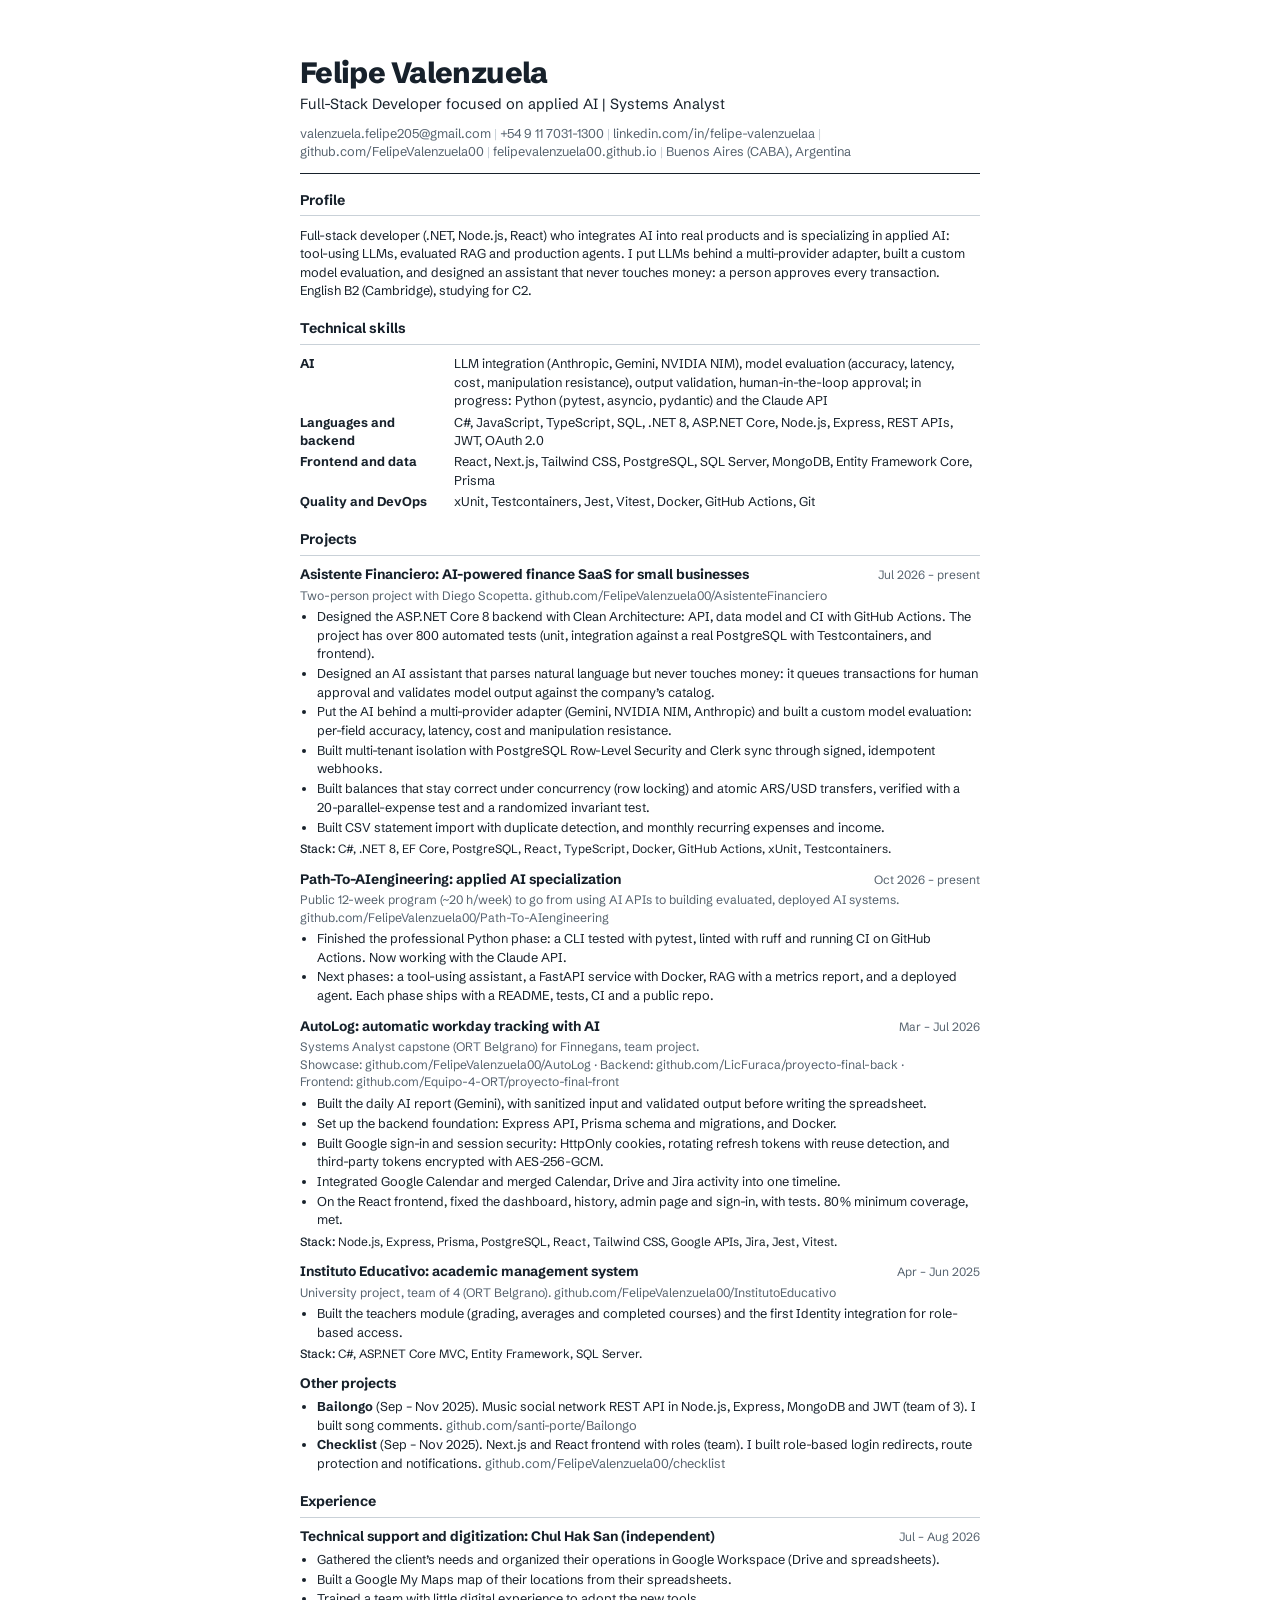
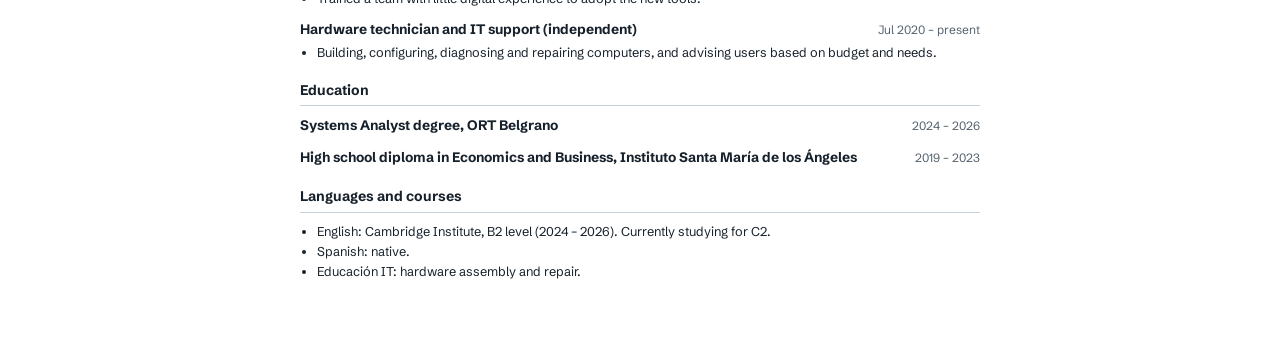
<file: cv/cv-en-ia.html>
<!doctype html>
<html lang="en">
<head>
<meta charset="utf-8">
<meta name="viewport" content="width=device-width, initial-scale=1">
<title>Felipe Valenzuela Resume</title>
<link rel="preconnect" href="https://fonts.googleapis.com">
<link rel="preconnect" href="https://fonts.gstatic.com" crossorigin>
<link href="https://fonts.googleapis.com/css2?family=Schibsted+Grotesk:wght@400;500;700;800&display=swap" rel="stylesheet">
<link rel="stylesheet" href="cv.css">
</head>
<body>

<header>
  <h1>Felipe Valenzuela</h1>
  <p class="role">Full-Stack Developer focused on applied AI | Systems Analyst</p>
  <p class="contact">
    <a href="mailto:valenzuela.felipe205@gmail.com">valenzuela.felipe205@gmail.com</a> <span class="sep">|</span> <a href="tel:+5491170311300">+54 9 11 7031-1300</a> <span class="sep">|</span> <a href="https://www.linkedin.com/in/felipe-valenzuelaa/">linkedin.com/in/felipe-valenzuelaa</a> <span class="sep">|</span> <a href="https://github.com/FelipeValenzuela00">github.com/FelipeValenzuela00</a> <span class="sep">|</span> <a href="https://felipevalenzuela00.github.io/">felipevalenzuela00.github.io</a> <span class="sep">|</span> Buenos Aires (CABA), Argentina
  </p>
</header>

<section>
  <h2>Profile</h2>
  <p>Full-stack developer (.NET, Node.js, React) who integrates AI into real products and is specializing in applied AI: tool-using LLMs, evaluated RAG and production agents. I put LLMs behind a multi-provider adapter, built a custom model evaluation, and designed an assistant that never touches money: a person approves every transaction. English B2 (Cambridge), studying for C2.</p>
</section>

<section>
  <h2>Technical skills</h2>
  <dl class="skills">
    <dt>AI</dt><dd>LLM integration (Anthropic, Gemini, NVIDIA NIM), model evaluation (accuracy, latency, cost, manipulation resistance), output validation, human-in-the-loop approval; in progress: Python (pytest, asyncio, pydantic) and the Claude API</dd>
    <dt>Languages and backend</dt><dd>C#, JavaScript, TypeScript, SQL, .NET 8, ASP.NET Core, Node.js, Express, REST APIs, JWT, OAuth 2.0</dd>
    <dt>Frontend and data</dt><dd>React, Next.js, Tailwind CSS, PostgreSQL, SQL Server, MongoDB, Entity Framework Core, Prisma</dd>
    <dt>Quality and DevOps</dt><dd>xUnit, Testcontainers, Jest, Vitest, Docker, GitHub Actions, Git</dd>
  </dl>
</section>

<section>
  <h2>Projects</h2>

  <div class="item">
    <div class="head"><h3>Asistente Financiero: AI-powered finance SaaS for small businesses</h3><span class="date">Jul 2026 – present</span></div>
    <p class="sub">Two-person project with Diego Scopetta. <a href="https://github.com/FelipeValenzuela00/AsistenteFinanciero">github.com/FelipeValenzuela00/AsistenteFinanciero</a></p>
    <ul>
      <li>Designed the ASP.NET Core 8 backend with Clean Architecture: API, data model and CI with GitHub Actions. The project has over 800 automated tests (unit, integration against a real PostgreSQL with Testcontainers, and frontend).</li>
      <li>Designed an AI assistant that parses natural language but never touches money: it queues transactions for human approval and validates model output against the company’s catalog.</li>
      <li>Put the AI behind a multi-provider adapter (Gemini, NVIDIA NIM, Anthropic) and built a custom model evaluation: per-field accuracy, latency, cost and manipulation resistance.</li>
      <li>Built multi-tenant isolation with PostgreSQL Row-Level Security and Clerk sync through signed, idempotent webhooks.</li>
      <li>Built balances that stay correct under concurrency (row locking) and atomic ARS/USD transfers, verified with a 20-parallel-expense test and a randomized invariant test.</li>
      <li>Built CSV statement import with duplicate detection, and monthly recurring expenses and income.</li>
    </ul>
    <p class="tech"><b>Stack:</b> C#, .NET 8, EF Core, PostgreSQL, React, TypeScript, Docker, GitHub Actions, xUnit, Testcontainers.</p>
  </div>

  <div class="item">
    <div class="head"><h3>Path-To-AIengineering: applied AI specialization</h3><span class="date">Oct 2026 – present</span></div>
    <p class="sub">Public 12-week program (~20 h/week) to go from using AI APIs to building evaluated, deployed AI systems. <a href="https://github.com/FelipeValenzuela00/Path-To-AIengineering">github.com/FelipeValenzuela00/Path-To-AIengineering</a></p>
    <ul>
      <li>Finished the professional Python phase: a CLI tested with pytest, linted with ruff and running CI on GitHub Actions. Now working with the Claude API.</li>
      <li>Next phases: a tool-using assistant, a FastAPI service with Docker, RAG with a metrics report, and a deployed agent. Each phase ships with a README, tests, CI and a public repo.</li>
    </ul>
  </div>

  <div class="item">
    <div class="head"><h3>AutoLog: automatic workday tracking with AI</h3><span class="date">Mar – Jul 2026</span></div>
    <p class="sub">Systems Analyst capstone (ORT Belgrano) for Finnegans, team project.<br>
    <span class="nw">Showcase: <a href="https://github.com/FelipeValenzuela00/AutoLog">github.com/FelipeValenzuela00/AutoLog</a></span> · <span class="nw">Backend: <a href="https://github.com/LicFuraca/proyecto-final-back">github.com/LicFuraca/proyecto-final-back</a></span> · <span class="nw">Frontend: <a href="https://github.com/Equipo-4-ORT/proyecto-final-front">github.com/Equipo-4-ORT/proyecto-final-front</a></span></p>
    <ul>
      <li>Built the daily AI report (Gemini), with sanitized input and validated output before writing the spreadsheet.</li>
      <li>Set up the backend foundation: Express API, Prisma schema and migrations, and Docker.</li>
      <li>Built Google sign-in and session security: HttpOnly cookies, rotating refresh tokens with reuse detection, and third-party tokens encrypted with AES-256-GCM.</li>
      <li>Integrated Google Calendar and merged Calendar, Drive and Jira activity into one timeline.</li>
      <li>On the React frontend, fixed the dashboard, history, admin page and sign-in, with tests. 80% minimum coverage, met.</li>
    </ul>
    <p class="tech"><b>Stack:</b> Node.js, Express, Prisma, PostgreSQL, React, Tailwind CSS, Google APIs, Jira, Jest, Vitest.</p>
  </div>

  <div class="item">
    <div class="head"><h3>Instituto Educativo: academic management system</h3><span class="date">Apr – Jun 2025</span></div>
    <p class="sub">University project, team of 4 (ORT Belgrano). <a href="https://github.com/FelipeValenzuela00/InstitutoEducativo">github.com/FelipeValenzuela00/InstitutoEducativo</a></p>
    <ul>
      <li>Built the teachers module (grading, averages and completed courses) and the first Identity integration for role-based access.</li>
    </ul>
    <p class="tech"><b>Stack:</b> C#, ASP.NET Core MVC, Entity Framework, SQL Server.</p>
  </div>


  <div class="item">
    <div class="head"><h3>Other projects</h3></div>
    <ul class="others">
      <li><b>Bailongo</b> (Sep – Nov 2025). Music social network REST API in Node.js, Express, MongoDB and JWT (team of 3). I built song comments. <a href="https://github.com/santi-porte/Bailongo">github.com/santi-porte/Bailongo</a></li>
      <li><b>Checklist</b> (Sep – Nov 2025). Next.js and React frontend with roles (team). I built role-based login redirects, route protection and notifications. <a href="https://github.com/FelipeValenzuela00/checklist">github.com/FelipeValenzuela00/checklist</a></li>
    </ul>
  </div>
</section>

<section>
  <h2>Experience</h2>

  <div class="item">
    <div class="head"><h3>Technical support and digitization: Chul Hak San (independent)</h3><span class="date">Jul – Aug 2026</span></div>
    <ul>
      <li>Gathered the client’s needs and organized their operations in Google Workspace (Drive and spreadsheets).</li>
      <li>Built a Google My Maps map of their locations from their spreadsheets.</li>
      <li>Trained a team with little digital experience to adopt the new tools.</li>
    </ul>
  </div>

  <div class="item">
    <div class="head"><h3>Hardware technician and IT support (independent)</h3><span class="date">Jul 2020 – present</span></div>
    <ul>
      <li>Building, configuring, diagnosing and repairing computers, and advising users based on budget and needs.</li>
    </ul>
  </div>
</section>


<section>
  <h2>Education</h2>
  <div class="item">
    <div class="head"><h3>Systems Analyst degree, ORT Belgrano</h3><span class="date">2024 – 2026</span></div>
  </div>
  <div class="item">
    <div class="head"><h3>High school diploma in Economics and Business, Instituto Santa María de los Ángeles</h3><span class="date">2019 – 2023</span></div>
  </div>
</section>

<section>
  <h2>Languages and courses</h2>
  <ul>
    <li>English: Cambridge Institute, B2 level (2024 – 2026). Currently studying for C2.</li>
    <li>Spanish: native.</li>
    <li>Educación IT: hardware assembly and repair.</li>
  </ul>
</section>

</body>
</html>
</file>
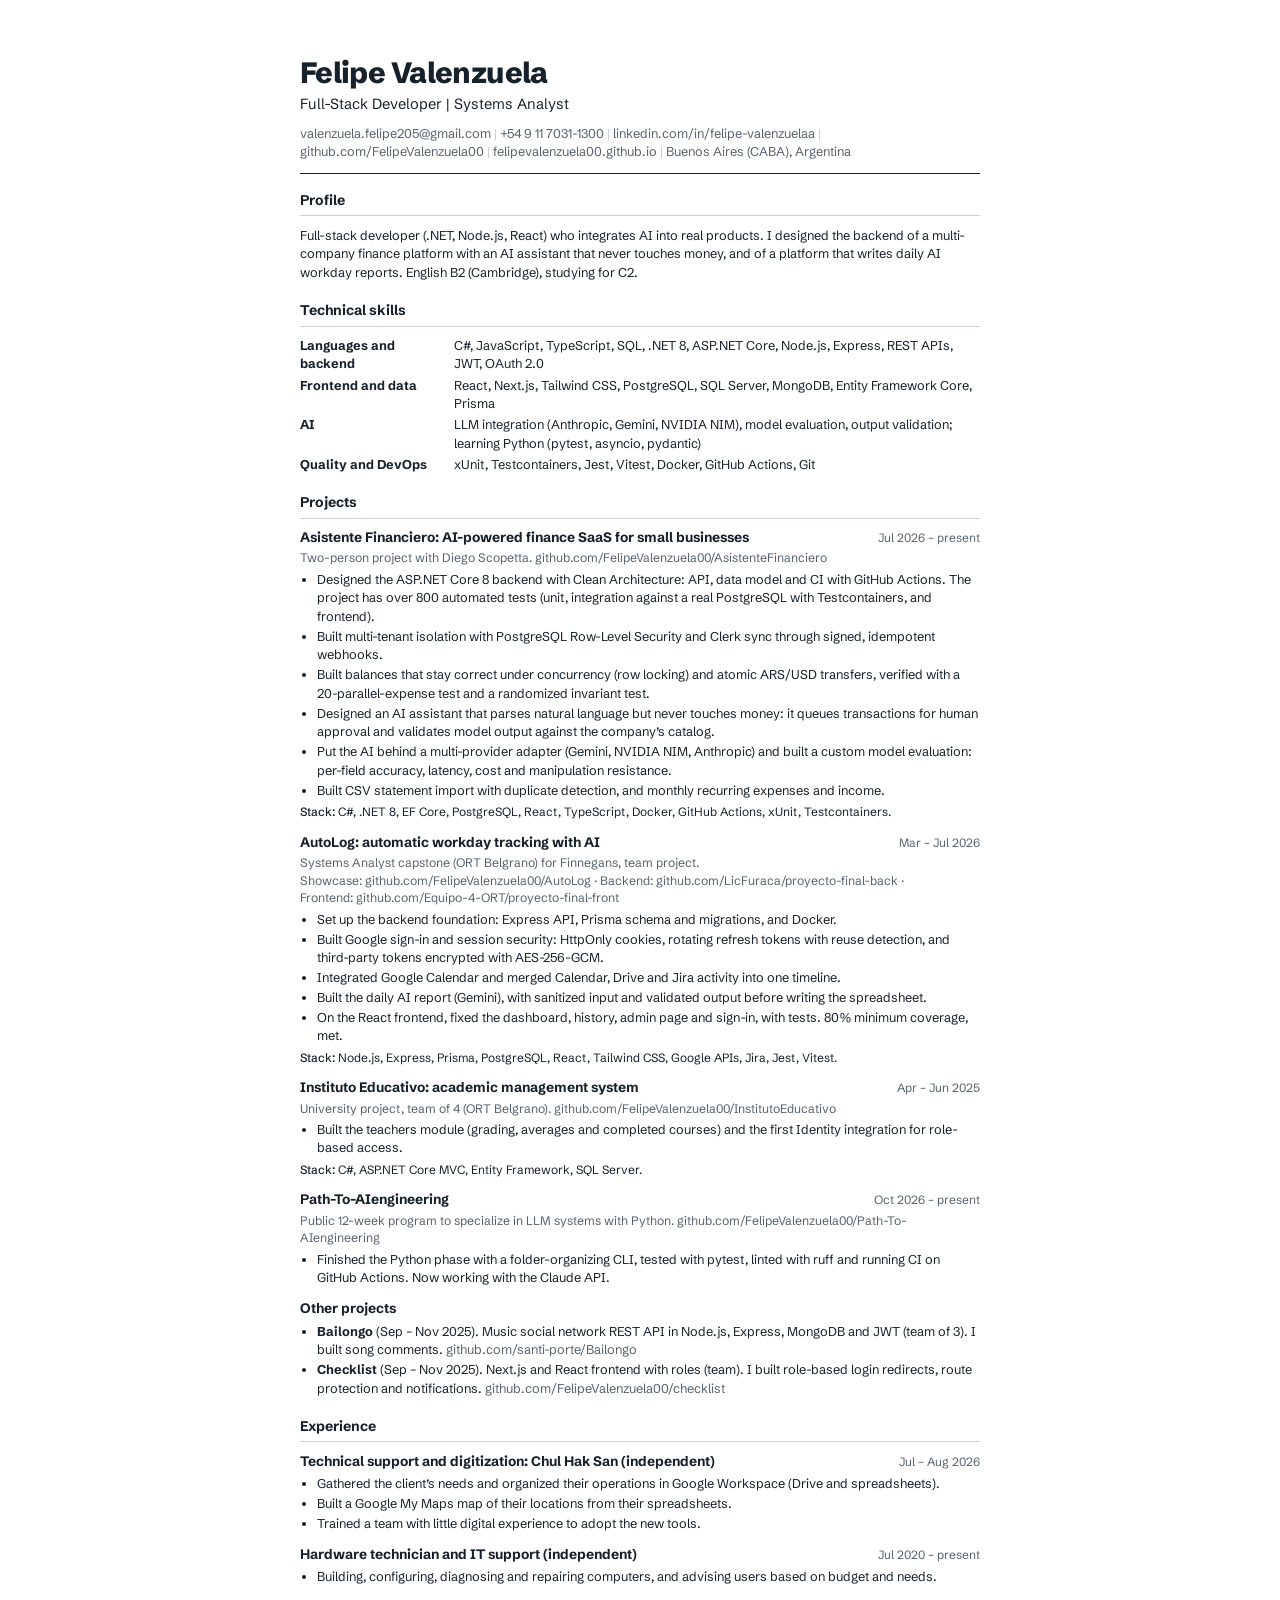
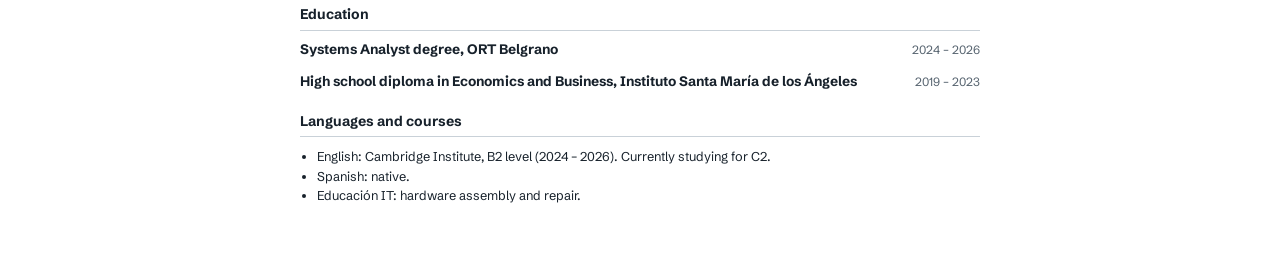
<file: cv/cv-en.html>
<!doctype html>
<html lang="en">
<head>
<meta charset="utf-8">
<meta name="viewport" content="width=device-width, initial-scale=1">
<title>Felipe Valenzuela Resume</title>
<link rel="preconnect" href="https://fonts.googleapis.com">
<link rel="preconnect" href="https://fonts.gstatic.com" crossorigin>
<link href="https://fonts.googleapis.com/css2?family=Schibsted+Grotesk:wght@400;500;700;800&display=swap" rel="stylesheet">
<link rel="stylesheet" href="cv.css">
</head>
<body>

<header>
  <h1>Felipe Valenzuela</h1>
  <p class="role">Full-Stack Developer | Systems Analyst</p>
  <p class="contact">
    <a href="mailto:valenzuela.felipe205@gmail.com">valenzuela.felipe205@gmail.com</a> <span class="sep">|</span> <a href="tel:+5491170311300">+54 9 11 7031-1300</a> <span class="sep">|</span> <a href="https://www.linkedin.com/in/felipe-valenzuelaa/">linkedin.com/in/felipe-valenzuelaa</a> <span class="sep">|</span> <a href="https://github.com/FelipeValenzuela00">github.com/FelipeValenzuela00</a> <span class="sep">|</span> <a href="https://felipevalenzuela00.github.io/">felipevalenzuela00.github.io</a> <span class="sep">|</span> Buenos Aires (CABA), Argentina
  </p>
</header>

<section>
  <h2>Profile</h2>
  <p>Full-stack developer (.NET, Node.js, React) who integrates AI into real products. I designed the backend of a multi-company finance platform with an AI assistant that never touches money, and of a platform that writes daily AI workday reports. English B2 (Cambridge), studying for C2.</p>
</section>

<section>
  <h2>Technical skills</h2>
  <dl class="skills">
    <dt>Languages and backend</dt><dd>C#, JavaScript, TypeScript, SQL, .NET 8, ASP.NET Core, Node.js, Express, REST APIs, JWT, OAuth 2.0</dd>
    <dt>Frontend and data</dt><dd>React, Next.js, Tailwind CSS, PostgreSQL, SQL Server, MongoDB, Entity Framework Core, Prisma</dd>
    <dt>AI</dt><dd>LLM integration (Anthropic, Gemini, NVIDIA NIM), model evaluation, output validation; learning Python (pytest, asyncio, pydantic)</dd>
    <dt>Quality and DevOps</dt><dd>xUnit, Testcontainers, Jest, Vitest, Docker, GitHub Actions, Git</dd>
  </dl>
</section>

<section>
  <h2>Projects</h2>

  <div class="item">
    <div class="head"><h3>Asistente Financiero: AI-powered finance SaaS for small businesses</h3><span class="date">Jul 2026 – present</span></div>
    <p class="sub">Two-person project with Diego Scopetta. <a href="https://github.com/FelipeValenzuela00/AsistenteFinanciero">github.com/FelipeValenzuela00/AsistenteFinanciero</a></p>
    <ul>
      <li>Designed the ASP.NET Core 8 backend with Clean Architecture: API, data model and CI with GitHub Actions. The project has over 800 automated tests (unit, integration against a real PostgreSQL with Testcontainers, and frontend).</li>
      <li>Built multi-tenant isolation with PostgreSQL Row-Level Security and Clerk sync through signed, idempotent webhooks.</li>
      <li>Built balances that stay correct under concurrency (row locking) and atomic ARS/USD transfers, verified with a 20-parallel-expense test and a randomized invariant test.</li>
      <li>Designed an AI assistant that parses natural language but never touches money: it queues transactions for human approval and validates model output against the company’s catalog.</li>
      <li>Put the AI behind a multi-provider adapter (Gemini, NVIDIA NIM, Anthropic) and built a custom model evaluation: per-field accuracy, latency, cost and manipulation resistance.</li>
      <li>Built CSV statement import with duplicate detection, and monthly recurring expenses and income.</li>
    </ul>
    <p class="tech"><b>Stack:</b> C#, .NET 8, EF Core, PostgreSQL, React, TypeScript, Docker, GitHub Actions, xUnit, Testcontainers.</p>
  </div>

  <div class="item">
    <div class="head"><h3>AutoLog: automatic workday tracking with AI</h3><span class="date">Mar – Jul 2026</span></div>
    <p class="sub">Systems Analyst capstone (ORT Belgrano) for Finnegans, team project.<br>
    <span class="nw">Showcase: <a href="https://github.com/FelipeValenzuela00/AutoLog">github.com/FelipeValenzuela00/AutoLog</a></span> · <span class="nw">Backend: <a href="https://github.com/LicFuraca/proyecto-final-back">github.com/LicFuraca/proyecto-final-back</a></span> · <span class="nw">Frontend: <a href="https://github.com/Equipo-4-ORT/proyecto-final-front">github.com/Equipo-4-ORT/proyecto-final-front</a></span></p>
    <ul>
      <li>Set up the backend foundation: Express API, Prisma schema and migrations, and Docker.</li>
      <li>Built Google sign-in and session security: HttpOnly cookies, rotating refresh tokens with reuse detection, and third-party tokens encrypted with AES-256-GCM.</li>
      <li>Integrated Google Calendar and merged Calendar, Drive and Jira activity into one timeline.</li>
      <li>Built the daily AI report (Gemini), with sanitized input and validated output before writing the spreadsheet.</li>
      <li>On the React frontend, fixed the dashboard, history, admin page and sign-in, with tests. 80% minimum coverage, met.</li>
    </ul>
    <p class="tech"><b>Stack:</b> Node.js, Express, Prisma, PostgreSQL, React, Tailwind CSS, Google APIs, Jira, Jest, Vitest.</p>
  </div>

  <div class="item">
    <div class="head"><h3>Instituto Educativo: academic management system</h3><span class="date">Apr – Jun 2025</span></div>
    <p class="sub">University project, team of 4 (ORT Belgrano). <a href="https://github.com/FelipeValenzuela00/InstitutoEducativo">github.com/FelipeValenzuela00/InstitutoEducativo</a></p>
    <ul>
      <li>Built the teachers module (grading, averages and completed courses) and the first Identity integration for role-based access.</li>
    </ul>
    <p class="tech"><b>Stack:</b> C#, ASP.NET Core MVC, Entity Framework, SQL Server.</p>
  </div>

  <div class="item">
    <div class="head"><h3>Path-To-AIengineering</h3><span class="date">Oct 2026 – present</span></div>
    <p class="sub">Public 12-week program to specialize in LLM systems with Python. <a href="https://github.com/FelipeValenzuela00/Path-To-AIengineering">github.com/FelipeValenzuela00/Path-To-AIengineering</a></p>
    <ul>
      <li>Finished the Python phase with a folder-organizing CLI, tested with pytest, linted with ruff and running CI on GitHub Actions. Now working with the Claude API.</li>
    </ul>
  </div>

  <div class="item">
    <div class="head"><h3>Other projects</h3></div>
    <ul class="others">
      <li><b>Bailongo</b> (Sep – Nov 2025). Music social network REST API in Node.js, Express, MongoDB and JWT (team of 3). I built song comments. <a href="https://github.com/santi-porte/Bailongo">github.com/santi-porte/Bailongo</a></li>
      <li><b>Checklist</b> (Sep – Nov 2025). Next.js and React frontend with roles (team). I built role-based login redirects, route protection and notifications. <a href="https://github.com/FelipeValenzuela00/checklist">github.com/FelipeValenzuela00/checklist</a></li>
    </ul>
  </div>
</section>

<section>
  <h2>Experience</h2>

  <div class="item">
    <div class="head"><h3>Technical support and digitization: Chul Hak San (independent)</h3><span class="date">Jul – Aug 2026</span></div>
    <ul>
      <li>Gathered the client’s needs and organized their operations in Google Workspace (Drive and spreadsheets).</li>
      <li>Built a Google My Maps map of their locations from their spreadsheets.</li>
      <li>Trained a team with little digital experience to adopt the new tools.</li>
    </ul>
  </div>

  <div class="item">
    <div class="head"><h3>Hardware technician and IT support (independent)</h3><span class="date">Jul 2020 – present</span></div>
    <ul>
      <li>Building, configuring, diagnosing and repairing computers, and advising users based on budget and needs.</li>
    </ul>
  </div>
</section>


<section>
  <h2>Education</h2>
  <div class="item">
    <div class="head"><h3>Systems Analyst degree, ORT Belgrano</h3><span class="date">2024 – 2026</span></div>
  </div>
  <div class="item">
    <div class="head"><h3>High school diploma in Economics and Business, Instituto Santa María de los Ángeles</h3><span class="date">2019 – 2023</span></div>
  </div>
</section>

<section>
  <h2>Languages and courses</h2>
  <ul>
    <li>English: Cambridge Institute, B2 level (2024 – 2026). Currently studying for C2.</li>
    <li>Spanish: native.</li>
    <li>Educación IT: hardware assembly and repair.</li>
  </ul>
</section>

</body>
</html>
</file>
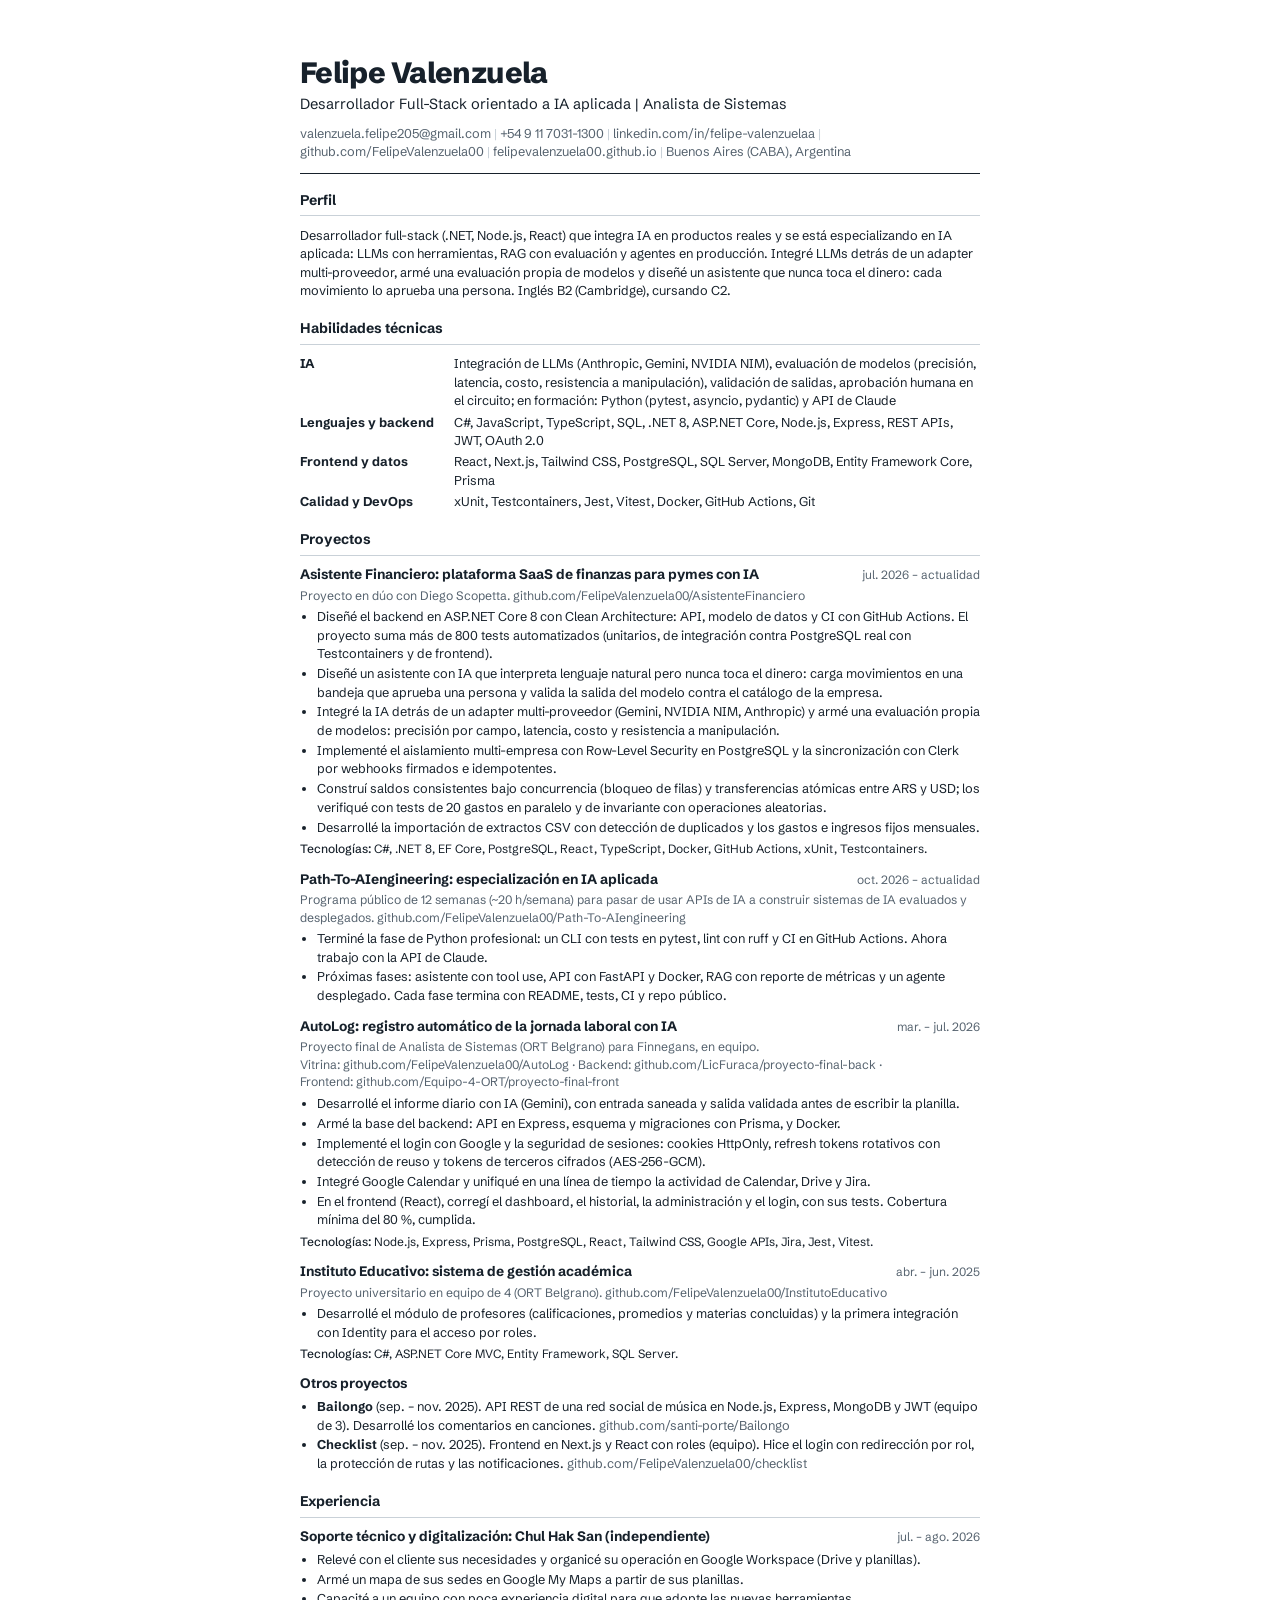
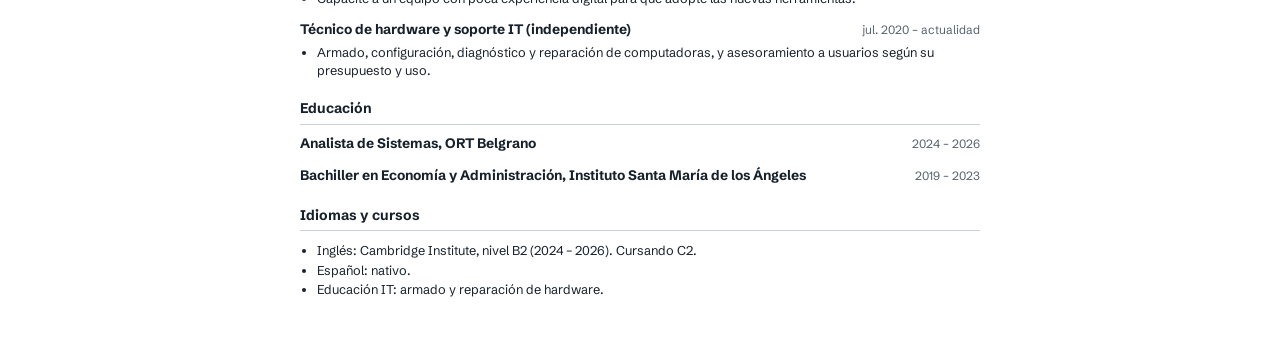
<file: cv/cv-es-ia.html>
<!doctype html>
<html lang="es">
<head>
<meta charset="utf-8">
<meta name="viewport" content="width=device-width, initial-scale=1">
<title>CV Felipe Valenzuela</title>
<link rel="preconnect" href="https://fonts.googleapis.com">
<link rel="preconnect" href="https://fonts.gstatic.com" crossorigin>
<link href="https://fonts.googleapis.com/css2?family=Schibsted+Grotesk:wght@400;500;700;800&display=swap" rel="stylesheet">
<link rel="stylesheet" href="cv.css">
</head>
<body>

<header>
  <h1>Felipe Valenzuela</h1>
  <p class="role">Desarrollador Full-Stack orientado a IA aplicada | Analista de Sistemas</p>
  <p class="contact">
    <a href="mailto:valenzuela.felipe205@gmail.com">valenzuela.felipe205@gmail.com</a> <span class="sep">|</span> <a href="tel:+5491170311300">+54 9 11 7031-1300</a> <span class="sep">|</span> <a href="https://www.linkedin.com/in/felipe-valenzuelaa/">linkedin.com/in/felipe-valenzuelaa</a> <span class="sep">|</span> <a href="https://github.com/FelipeValenzuela00">github.com/FelipeValenzuela00</a> <span class="sep">|</span> <a href="https://felipevalenzuela00.github.io/">felipevalenzuela00.github.io</a> <span class="sep">|</span> Buenos Aires (CABA), Argentina
  </p>
</header>

<section>
  <h2>Perfil</h2>
  <p>Desarrollador full-stack (.NET, Node.js, React) que integra IA en productos reales y se está especializando en IA aplicada: LLMs con herramientas, RAG con evaluación y agentes en producción. Integré LLMs detrás de un adapter multi-proveedor, armé una evaluación propia de modelos y diseñé un asistente que nunca toca el dinero: cada movimiento lo aprueba una persona. Inglés B2 (Cambridge), cursando C2.</p>
</section>

<section>
  <h2>Habilidades técnicas</h2>
  <dl class="skills">
    <dt>IA</dt><dd>Integración de LLMs (Anthropic, Gemini, NVIDIA NIM), evaluación de modelos (precisión, latencia, costo, resistencia a manipulación), validación de salidas, aprobación humana en el circuito; en formación: Python (pytest, asyncio, pydantic) y API de Claude</dd>
    <dt>Lenguajes y backend</dt><dd>C#, JavaScript, TypeScript, SQL, .NET 8, ASP.NET Core, Node.js, Express, REST APIs, JWT, OAuth 2.0</dd>
    <dt>Frontend y datos</dt><dd>React, Next.js, Tailwind CSS, PostgreSQL, SQL Server, MongoDB, Entity Framework Core, Prisma</dd>
    <dt>Calidad y DevOps</dt><dd>xUnit, Testcontainers, Jest, Vitest, Docker, GitHub Actions, Git</dd>
  </dl>
</section>

<section>
  <h2>Proyectos</h2>

  <div class="item">
    <div class="head"><h3>Asistente Financiero: plataforma SaaS de finanzas para pymes con IA</h3><span class="date">jul. 2026 – actualidad</span></div>
    <p class="sub">Proyecto en dúo con Diego Scopetta. <a href="https://github.com/FelipeValenzuela00/AsistenteFinanciero">github.com/FelipeValenzuela00/AsistenteFinanciero</a></p>
    <ul>
      <li>Diseñé el backend en ASP.NET Core 8 con Clean Architecture: API, modelo de datos y CI con GitHub Actions. El proyecto suma más de 800 tests automatizados (unitarios, de integración contra PostgreSQL real con Testcontainers y de frontend).</li>
      <li>Diseñé un asistente con IA que interpreta lenguaje natural pero nunca toca el dinero: carga movimientos en una bandeja que aprueba una persona y valida la salida del modelo contra el catálogo de la empresa.</li>
      <li>Integré la IA detrás de un adapter multi-proveedor (Gemini, NVIDIA NIM, Anthropic) y armé una evaluación propia de modelos: precisión por campo, latencia, costo y resistencia a manipulación.</li>
      <li>Implementé el aislamiento multi-empresa con Row-Level Security en PostgreSQL y la sincronización con Clerk por webhooks firmados e idempotentes.</li>
      <li>Construí saldos consistentes bajo concurrencia (bloqueo de filas) y transferencias atómicas entre ARS y USD; los verifiqué con tests de 20 gastos en paralelo y de invariante con operaciones aleatorias.</li>
      <li>Desarrollé la importación de extractos CSV con detección de duplicados y los gastos e ingresos fijos mensuales.</li>
    </ul>
    <p class="tech"><b>Tecnologías:</b> C#, .NET 8, EF Core, PostgreSQL, React, TypeScript, Docker, GitHub Actions, xUnit, Testcontainers.</p>
  </div>

  <div class="item">
    <div class="head"><h3>Path-To-AIengineering: especialización en IA aplicada</h3><span class="date">oct. 2026 – actualidad</span></div>
    <p class="sub">Programa público de 12 semanas (~20 h/semana) para pasar de usar APIs de IA a construir sistemas de IA evaluados y desplegados. <a href="https://github.com/FelipeValenzuela00/Path-To-AIengineering">github.com/FelipeValenzuela00/Path-To-AIengineering</a></p>
    <ul>
      <li>Terminé la fase de Python profesional: un CLI con tests en pytest, lint con ruff y CI en GitHub Actions. Ahora trabajo con la API de Claude.</li>
      <li>Próximas fases: asistente con tool use, API con FastAPI y Docker, RAG con reporte de métricas y un agente desplegado. Cada fase termina con README, tests, CI y repo público.</li>
    </ul>
  </div>

  <div class="item">
    <div class="head"><h3>AutoLog: registro automático de la jornada laboral con IA</h3><span class="date">mar. – jul. 2026</span></div>
    <p class="sub">Proyecto final de Analista de Sistemas (ORT Belgrano) para Finnegans, en equipo.<br>
    <span class="nw">Vitrina: <a href="https://github.com/FelipeValenzuela00/AutoLog">github.com/FelipeValenzuela00/AutoLog</a></span> · <span class="nw">Backend: <a href="https://github.com/LicFuraca/proyecto-final-back">github.com/LicFuraca/proyecto-final-back</a></span> · <span class="nw">Frontend: <a href="https://github.com/Equipo-4-ORT/proyecto-final-front">github.com/Equipo-4-ORT/proyecto-final-front</a></span></p>
    <ul>
      <li>Desarrollé el informe diario con IA (Gemini), con entrada saneada y salida validada antes de escribir la planilla.</li>
      <li>Armé la base del backend: API en Express, esquema y migraciones con Prisma, y Docker.</li>
      <li>Implementé el login con Google y la seguridad de sesiones: cookies HttpOnly, refresh tokens rotativos con detección de reuso y tokens de terceros cifrados (AES-256-GCM).</li>
      <li>Integré Google Calendar y unifiqué en una línea de tiempo la actividad de Calendar, Drive y Jira.</li>
      <li>En el frontend (React), corregí el dashboard, el historial, la administración y el login, con sus tests. Cobertura mínima del 80 %, cumplida.</li>
    </ul>
    <p class="tech"><b>Tecnologías:</b> Node.js, Express, Prisma, PostgreSQL, React, Tailwind CSS, Google APIs, Jira, Jest, Vitest.</p>
  </div>

  <div class="item">
    <div class="head"><h3>Instituto Educativo: sistema de gestión académica</h3><span class="date">abr. – jun. 2025</span></div>
    <p class="sub">Proyecto universitario en equipo de 4 (ORT Belgrano). <a href="https://github.com/FelipeValenzuela00/InstitutoEducativo">github.com/FelipeValenzuela00/InstitutoEducativo</a></p>
    <ul>
      <li>Desarrollé el módulo de profesores (calificaciones, promedios y materias concluidas) y la primera integración con Identity para el acceso por roles.</li>
    </ul>
    <p class="tech"><b>Tecnologías:</b> C#, ASP.NET Core MVC, Entity Framework, SQL Server.</p>
  </div>


  <div class="item">
    <div class="head"><h3>Otros proyectos</h3></div>
    <ul class="others">
      <li><b>Bailongo</b> (sep. – nov. 2025). API REST de una red social de música en Node.js, Express, MongoDB y JWT (equipo de 3). Desarrollé los comentarios en canciones. <a href="https://github.com/santi-porte/Bailongo">github.com/santi-porte/Bailongo</a></li>
      <li><b>Checklist</b> (sep. – nov. 2025). Frontend en Next.js y React con roles (equipo). Hice el login con redirección por rol, la protección de rutas y las notificaciones. <a href="https://github.com/FelipeValenzuela00/checklist">github.com/FelipeValenzuela00/checklist</a></li>
    </ul>
  </div>
</section>

<section>
  <h2>Experiencia</h2>

  <div class="item">
    <div class="head"><h3>Soporte técnico y digitalización: Chul Hak San (independiente)</h3><span class="date">jul. – ago. 2026</span></div>
    <ul>
      <li>Relevé con el cliente sus necesidades y organicé su operación en Google Workspace (Drive y planillas).</li>
      <li>Armé un mapa de sus sedes en Google My Maps a partir de sus planillas.</li>
      <li>Capacité a un equipo con poca experiencia digital para que adopte las nuevas herramientas.</li>
    </ul>
  </div>

  <div class="item">
    <div class="head"><h3>Técnico de hardware y soporte IT (independiente)</h3><span class="date">jul. 2020 – actualidad</span></div>
    <ul>
      <li>Armado, configuración, diagnóstico y reparación de computadoras, y asesoramiento a usuarios según su presupuesto y uso.</li>
    </ul>
  </div>
</section>


<section>
  <h2>Educación</h2>
  <div class="item">
    <div class="head"><h3>Analista de Sistemas, ORT Belgrano</h3><span class="date">2024 – 2026</span></div>
  </div>
  <div class="item">
    <div class="head"><h3>Bachiller en Economía y Administración, Instituto Santa María de los Ángeles</h3><span class="date">2019 – 2023</span></div>
  </div>
</section>

<section>
  <h2>Idiomas y cursos</h2>
  <ul>
    <li>Inglés: Cambridge Institute, nivel B2 (2024 – 2026). Cursando C2.</li>
    <li>Español: nativo.</li>
    <li>Educación IT: armado y reparación de hardware.</li>
  </ul>
</section>

</body>
</html>
</file>
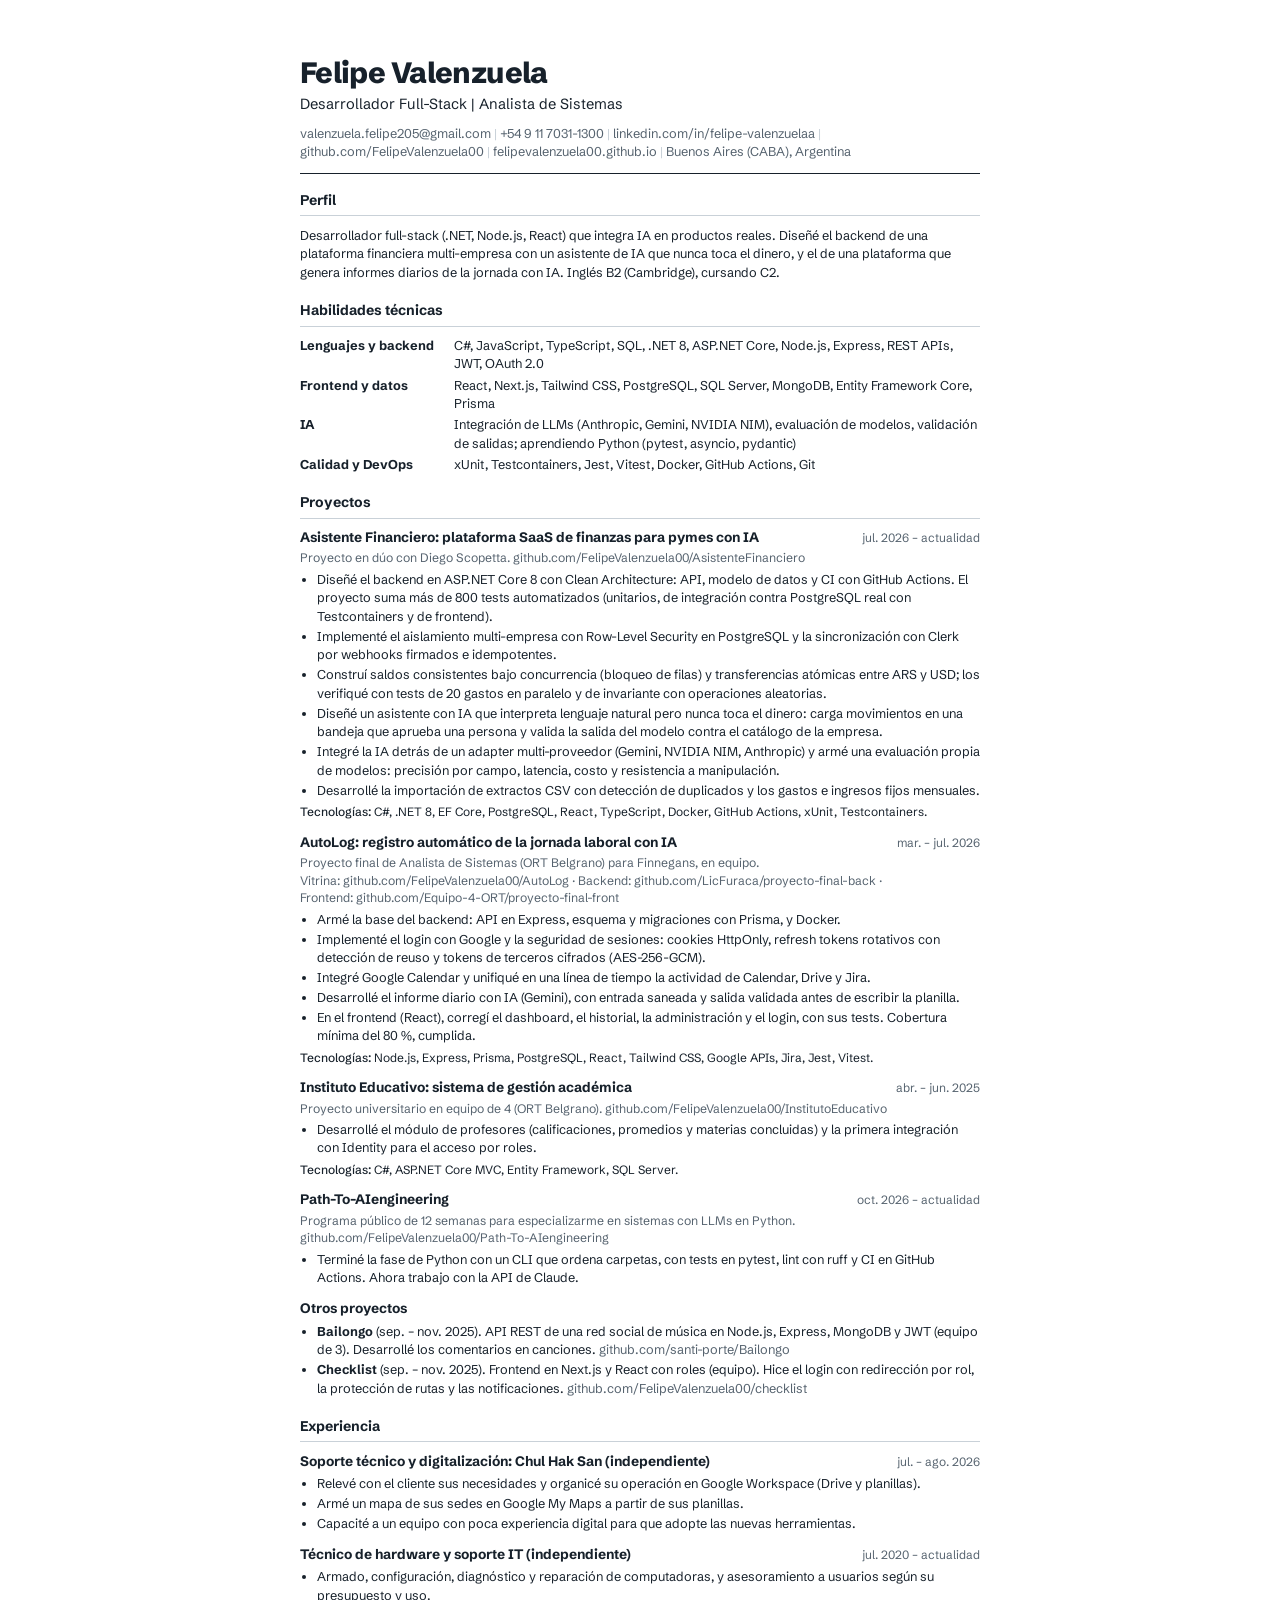
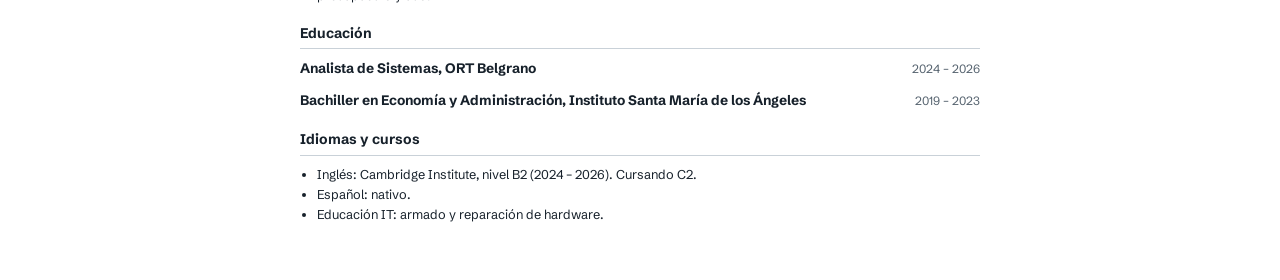
<file: cv/cv-es.html>
<!doctype html>
<html lang="es">
<head>
<meta charset="utf-8">
<meta name="viewport" content="width=device-width, initial-scale=1">
<title>CV Felipe Valenzuela</title>
<link rel="preconnect" href="https://fonts.googleapis.com">
<link rel="preconnect" href="https://fonts.gstatic.com" crossorigin>
<link href="https://fonts.googleapis.com/css2?family=Schibsted+Grotesk:wght@400;500;700;800&display=swap" rel="stylesheet">
<link rel="stylesheet" href="cv.css">
</head>
<body>

<header>
  <h1>Felipe Valenzuela</h1>
  <p class="role">Desarrollador Full-Stack | Analista de Sistemas</p>
  <p class="contact">
    <a href="mailto:valenzuela.felipe205@gmail.com">valenzuela.felipe205@gmail.com</a> <span class="sep">|</span> <a href="tel:+5491170311300">+54 9 11 7031-1300</a> <span class="sep">|</span> <a href="https://www.linkedin.com/in/felipe-valenzuelaa/">linkedin.com/in/felipe-valenzuelaa</a> <span class="sep">|</span> <a href="https://github.com/FelipeValenzuela00">github.com/FelipeValenzuela00</a> <span class="sep">|</span> <a href="https://felipevalenzuela00.github.io/">felipevalenzuela00.github.io</a> <span class="sep">|</span> Buenos Aires (CABA), Argentina
  </p>
</header>

<section>
  <h2>Perfil</h2>
  <p>Desarrollador full-stack (.NET, Node.js, React) que integra IA en productos reales. Diseñé el backend de una plataforma financiera multi-empresa con un asistente de IA que nunca toca el dinero, y el de una plataforma que genera informes diarios de la jornada con IA. Inglés B2 (Cambridge), cursando C2.</p>
</section>

<section>
  <h2>Habilidades técnicas</h2>
  <dl class="skills">
    <dt>Lenguajes y backend</dt><dd>C#, JavaScript, TypeScript, SQL, .NET 8, ASP.NET Core, Node.js, Express, REST APIs, JWT, OAuth 2.0</dd>
    <dt>Frontend y datos</dt><dd>React, Next.js, Tailwind CSS, PostgreSQL, SQL Server, MongoDB, Entity Framework Core, Prisma</dd>
    <dt>IA</dt><dd>Integración de LLMs (Anthropic, Gemini, NVIDIA NIM), evaluación de modelos, validación de salidas; aprendiendo Python (pytest, asyncio, pydantic)</dd>
    <dt>Calidad y DevOps</dt><dd>xUnit, Testcontainers, Jest, Vitest, Docker, GitHub Actions, Git</dd>
  </dl>
</section>

<section>
  <h2>Proyectos</h2>

  <div class="item">
    <div class="head"><h3>Asistente Financiero: plataforma SaaS de finanzas para pymes con IA</h3><span class="date">jul. 2026 – actualidad</span></div>
    <p class="sub">Proyecto en dúo con Diego Scopetta. <a href="https://github.com/FelipeValenzuela00/AsistenteFinanciero">github.com/FelipeValenzuela00/AsistenteFinanciero</a></p>
    <ul>
      <li>Diseñé el backend en ASP.NET Core 8 con Clean Architecture: API, modelo de datos y CI con GitHub Actions. El proyecto suma más de 800 tests automatizados (unitarios, de integración contra PostgreSQL real con Testcontainers y de frontend).</li>
      <li>Implementé el aislamiento multi-empresa con Row-Level Security en PostgreSQL y la sincronización con Clerk por webhooks firmados e idempotentes.</li>
      <li>Construí saldos consistentes bajo concurrencia (bloqueo de filas) y transferencias atómicas entre ARS y USD; los verifiqué con tests de 20 gastos en paralelo y de invariante con operaciones aleatorias.</li>
      <li>Diseñé un asistente con IA que interpreta lenguaje natural pero nunca toca el dinero: carga movimientos en una bandeja que aprueba una persona y valida la salida del modelo contra el catálogo de la empresa.</li>
      <li>Integré la IA detrás de un adapter multi-proveedor (Gemini, NVIDIA NIM, Anthropic) y armé una evaluación propia de modelos: precisión por campo, latencia, costo y resistencia a manipulación.</li>
      <li>Desarrollé la importación de extractos CSV con detección de duplicados y los gastos e ingresos fijos mensuales.</li>
    </ul>
    <p class="tech"><b>Tecnologías:</b> C#, .NET 8, EF Core, PostgreSQL, React, TypeScript, Docker, GitHub Actions, xUnit, Testcontainers.</p>
  </div>

  <div class="item">
    <div class="head"><h3>AutoLog: registro automático de la jornada laboral con IA</h3><span class="date">mar. – jul. 2026</span></div>
    <p class="sub">Proyecto final de Analista de Sistemas (ORT Belgrano) para Finnegans, en equipo.<br>
    <span class="nw">Vitrina: <a href="https://github.com/FelipeValenzuela00/AutoLog">github.com/FelipeValenzuela00/AutoLog</a></span> · <span class="nw">Backend: <a href="https://github.com/LicFuraca/proyecto-final-back">github.com/LicFuraca/proyecto-final-back</a></span> · <span class="nw">Frontend: <a href="https://github.com/Equipo-4-ORT/proyecto-final-front">github.com/Equipo-4-ORT/proyecto-final-front</a></span></p>
    <ul>
      <li>Armé la base del backend: API en Express, esquema y migraciones con Prisma, y Docker.</li>
      <li>Implementé el login con Google y la seguridad de sesiones: cookies HttpOnly, refresh tokens rotativos con detección de reuso y tokens de terceros cifrados (AES-256-GCM).</li>
      <li>Integré Google Calendar y unifiqué en una línea de tiempo la actividad de Calendar, Drive y Jira.</li>
      <li>Desarrollé el informe diario con IA (Gemini), con entrada saneada y salida validada antes de escribir la planilla.</li>
      <li>En el frontend (React), corregí el dashboard, el historial, la administración y el login, con sus tests. Cobertura mínima del 80 %, cumplida.</li>
    </ul>
    <p class="tech"><b>Tecnologías:</b> Node.js, Express, Prisma, PostgreSQL, React, Tailwind CSS, Google APIs, Jira, Jest, Vitest.</p>
  </div>

  <div class="item">
    <div class="head"><h3>Instituto Educativo: sistema de gestión académica</h3><span class="date">abr. – jun. 2025</span></div>
    <p class="sub">Proyecto universitario en equipo de 4 (ORT Belgrano). <a href="https://github.com/FelipeValenzuela00/InstitutoEducativo">github.com/FelipeValenzuela00/InstitutoEducativo</a></p>
    <ul>
      <li>Desarrollé el módulo de profesores (calificaciones, promedios y materias concluidas) y la primera integración con Identity para el acceso por roles.</li>
    </ul>
    <p class="tech"><b>Tecnologías:</b> C#, ASP.NET Core MVC, Entity Framework, SQL Server.</p>
  </div>

  <div class="item">
    <div class="head"><h3>Path-To-AIengineering</h3><span class="date">oct. 2026 – actualidad</span></div>
    <p class="sub">Programa público de 12 semanas para especializarme en sistemas con LLMs en Python. <a href="https://github.com/FelipeValenzuela00/Path-To-AIengineering">github.com/FelipeValenzuela00/Path-To-AIengineering</a></p>
    <ul>
      <li>Terminé la fase de Python con un CLI que ordena carpetas, con tests en pytest, lint con ruff y CI en GitHub Actions. Ahora trabajo con la API de Claude.</li>
    </ul>
  </div>

  <div class="item">
    <div class="head"><h3>Otros proyectos</h3></div>
    <ul class="others">
      <li><b>Bailongo</b> (sep. – nov. 2025). API REST de una red social de música en Node.js, Express, MongoDB y JWT (equipo de 3). Desarrollé los comentarios en canciones. <a href="https://github.com/santi-porte/Bailongo">github.com/santi-porte/Bailongo</a></li>
      <li><b>Checklist</b> (sep. – nov. 2025). Frontend en Next.js y React con roles (equipo). Hice el login con redirección por rol, la protección de rutas y las notificaciones. <a href="https://github.com/FelipeValenzuela00/checklist">github.com/FelipeValenzuela00/checklist</a></li>
    </ul>
  </div>
</section>

<section>
  <h2>Experiencia</h2>

  <div class="item">
    <div class="head"><h3>Soporte técnico y digitalización: Chul Hak San (independiente)</h3><span class="date">jul. – ago. 2026</span></div>
    <ul>
      <li>Relevé con el cliente sus necesidades y organicé su operación en Google Workspace (Drive y planillas).</li>
      <li>Armé un mapa de sus sedes en Google My Maps a partir de sus planillas.</li>
      <li>Capacité a un equipo con poca experiencia digital para que adopte las nuevas herramientas.</li>
    </ul>
  </div>

  <div class="item">
    <div class="head"><h3>Técnico de hardware y soporte IT (independiente)</h3><span class="date">jul. 2020 – actualidad</span></div>
    <ul>
      <li>Armado, configuración, diagnóstico y reparación de computadoras, y asesoramiento a usuarios según su presupuesto y uso.</li>
    </ul>
  </div>
</section>


<section>
  <h2>Educación</h2>
  <div class="item">
    <div class="head"><h3>Analista de Sistemas, ORT Belgrano</h3><span class="date">2024 – 2026</span></div>
  </div>
  <div class="item">
    <div class="head"><h3>Bachiller en Economía y Administración, Instituto Santa María de los Ángeles</h3><span class="date">2019 – 2023</span></div>
  </div>
</section>

<section>
  <h2>Idiomas y cursos</h2>
  <ul>
    <li>Inglés: Cambridge Institute, nivel B2 (2024 – 2026). Cursando C2.</li>
    <li>Español: nativo.</li>
    <li>Educación IT: armado y reparación de hardware.</li>
  </ul>
</section>

</body>
</html>
</file>
<file: cv/cv.css>
/* Estilos compartidos por cv-es.html y cv-en.html. Pensado para imprimir en A4. */
@page { size: A4; margin: 11mm 15mm 12mm; }
:root {
  --ink: #17212B;
  --muted: #56636F;
  --rule: #C9D1D8;
}
* { box-sizing: border-box; }
html { background: #fff; }
body {
  margin: 0; color: var(--ink); background: #fff;
  font: 400 9.6pt/1.45 "Schibsted Grotesk", system-ui, sans-serif;
  -webkit-print-color-adjust: exact; print-color-adjust: exact;
}
/* En pantalla se ve como una hoja; al imprimir manda @page. */
@media screen { body { max-width: 210mm; margin: 0 auto; padding: 15mm; } }
a { color: inherit; text-decoration: none; }

header { padding-bottom: 9pt; border-bottom: 1pt solid var(--ink); margin-bottom: 12pt; }
h1 { font-size: 22pt; line-height: 1.1; font-weight: 800; letter-spacing: -0.02em; margin: 0 0 4pt; }
.role { font-size: 11pt; margin: 0 0 6pt; }
.contact { color: var(--muted); margin: 0; }
.contact a { white-space: nowrap; }
.contact .sep { color: var(--rule); }

h2 {
  font-size: 10.5pt; font-weight: 700; margin: 14pt 0 7pt; padding-bottom: 4pt;
  border-bottom: 0.75pt solid var(--rule);
}
section:first-of-type h2 { margin-top: 0; }
p { margin: 0; }

.item { margin-bottom: 9pt; }
.head, .sub { break-after: avoid; }
li, .tech, .sub { break-inside: avoid; }
.item:last-child { margin-bottom: 0; }
.head { display: flex; justify-content: space-between; align-items: baseline; gap: 12pt; }
h3 { font-size: 10.3pt; font-weight: 700; margin: 0; }
.date { font-size: 9pt; color: var(--muted); white-space: nowrap; }
.sub { font-size: 9.2pt; color: var(--muted); margin: 1pt 0 2pt; }
ul { margin: 2pt 0 0; padding-left: 13pt; }
li + li { margin-top: 1pt; }
.tech { font-size: 9pt; margin-top: 3pt; }
.tech b { font-weight: 500; }

.skills { display: grid; grid-template-columns: 38mm 1fr; gap: 2pt 8pt; margin: 0; }
.skills dt { font-weight: 700; }
.skills dd { margin: 0; }
.nw { white-space: nowrap; }
.others b { font-weight: 700; }
.others a { color: var(--muted); }
</file>
